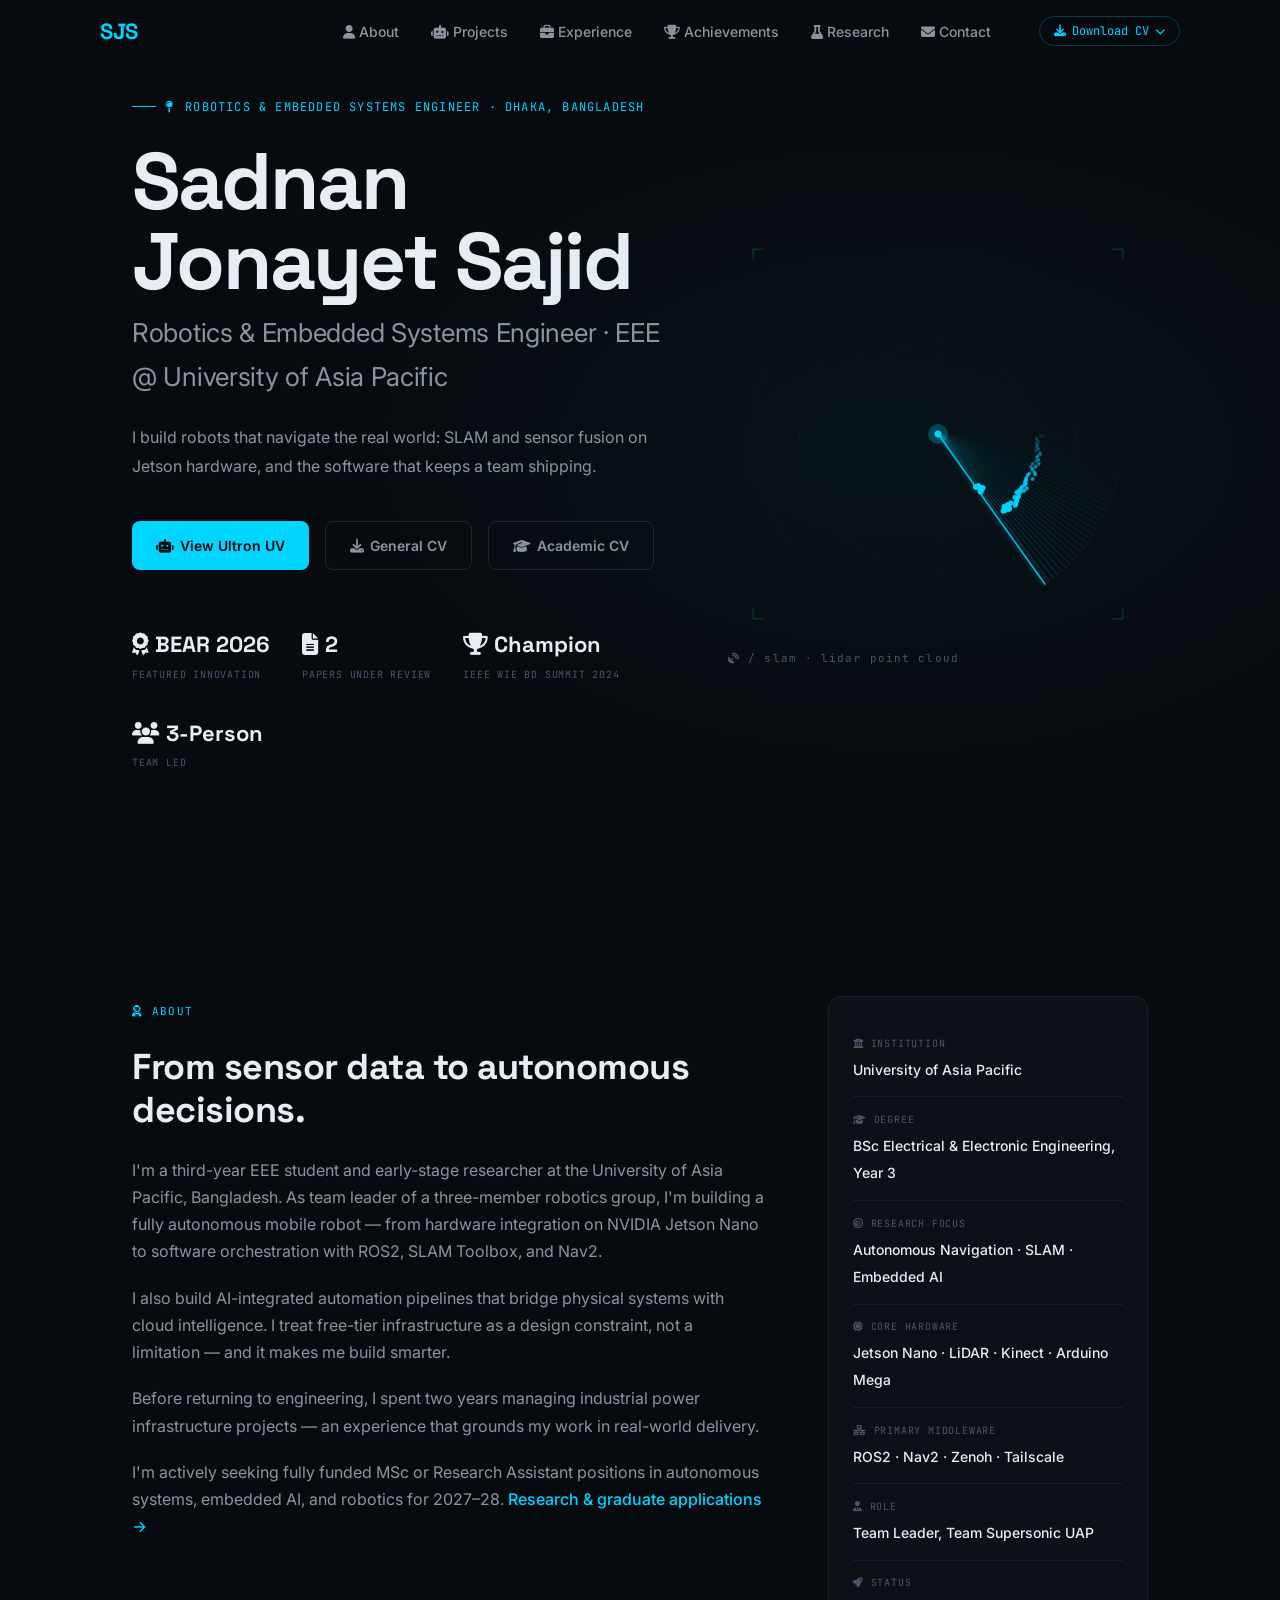
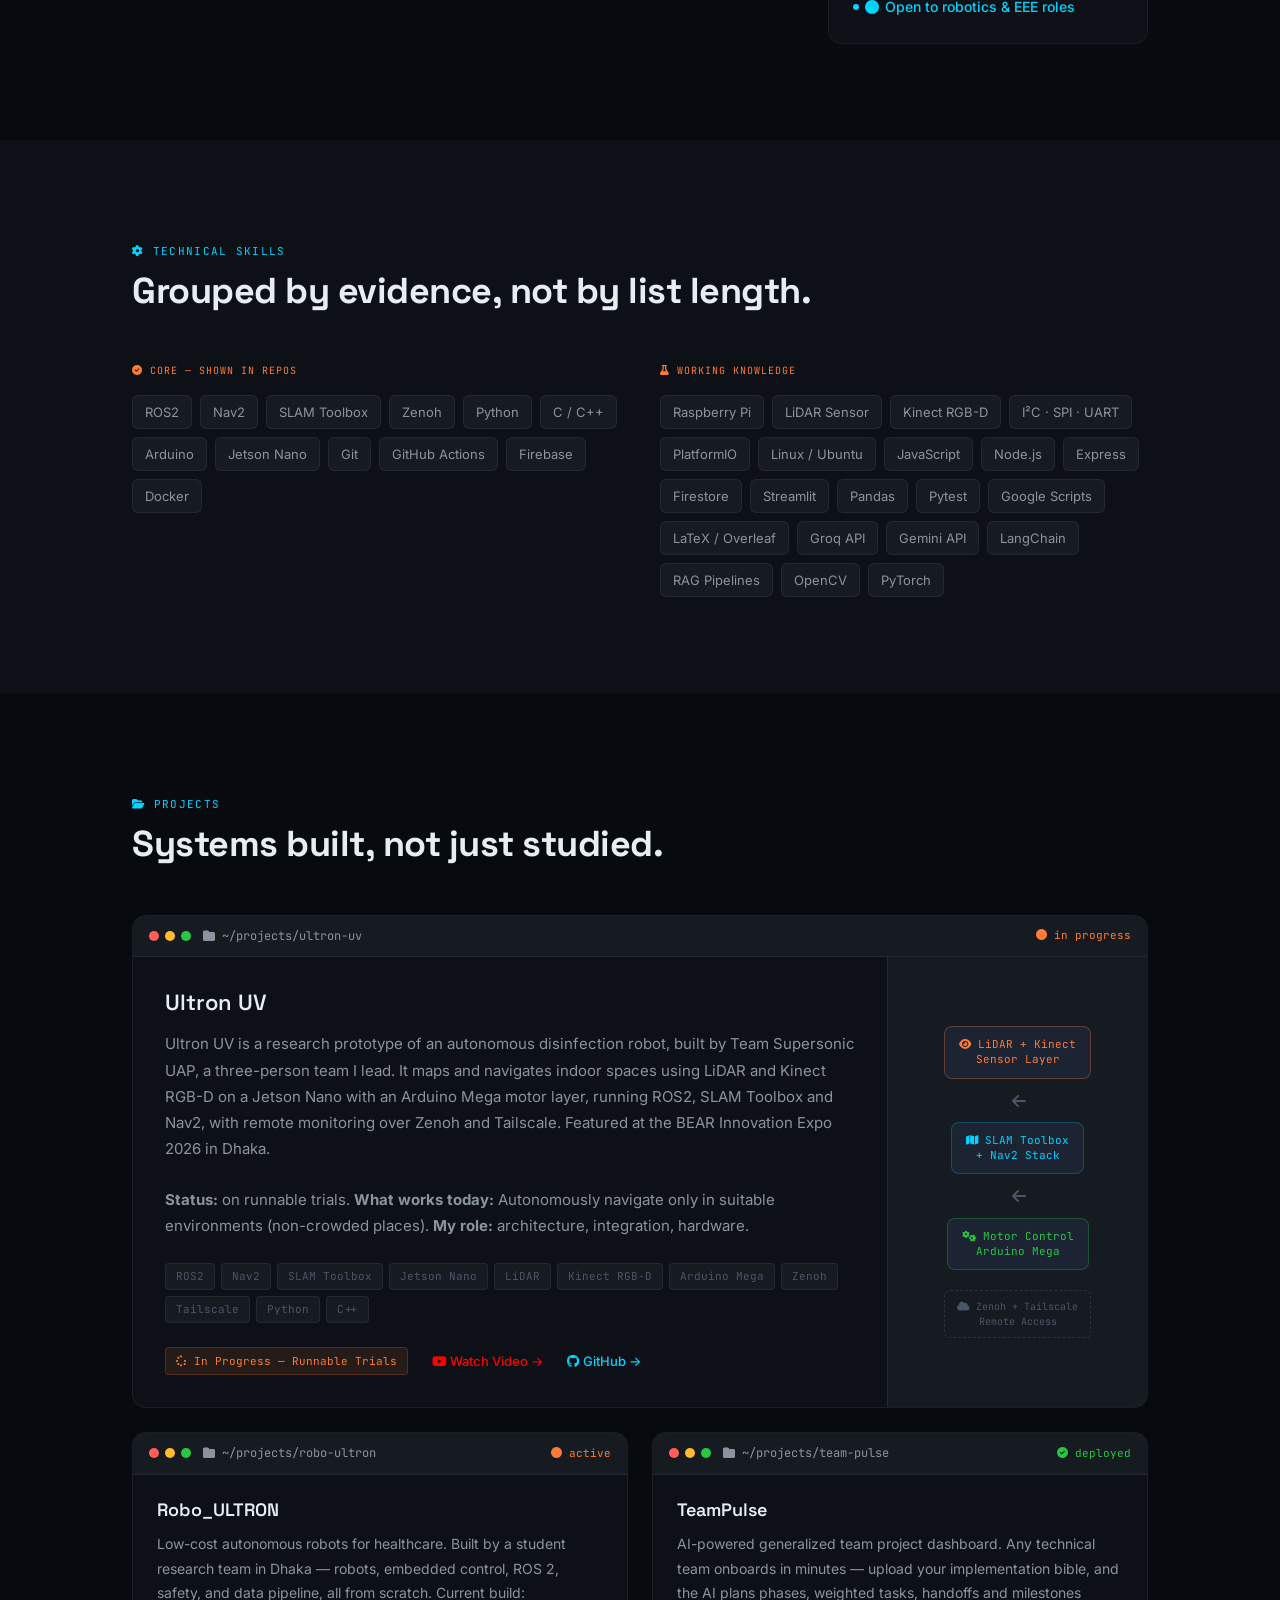
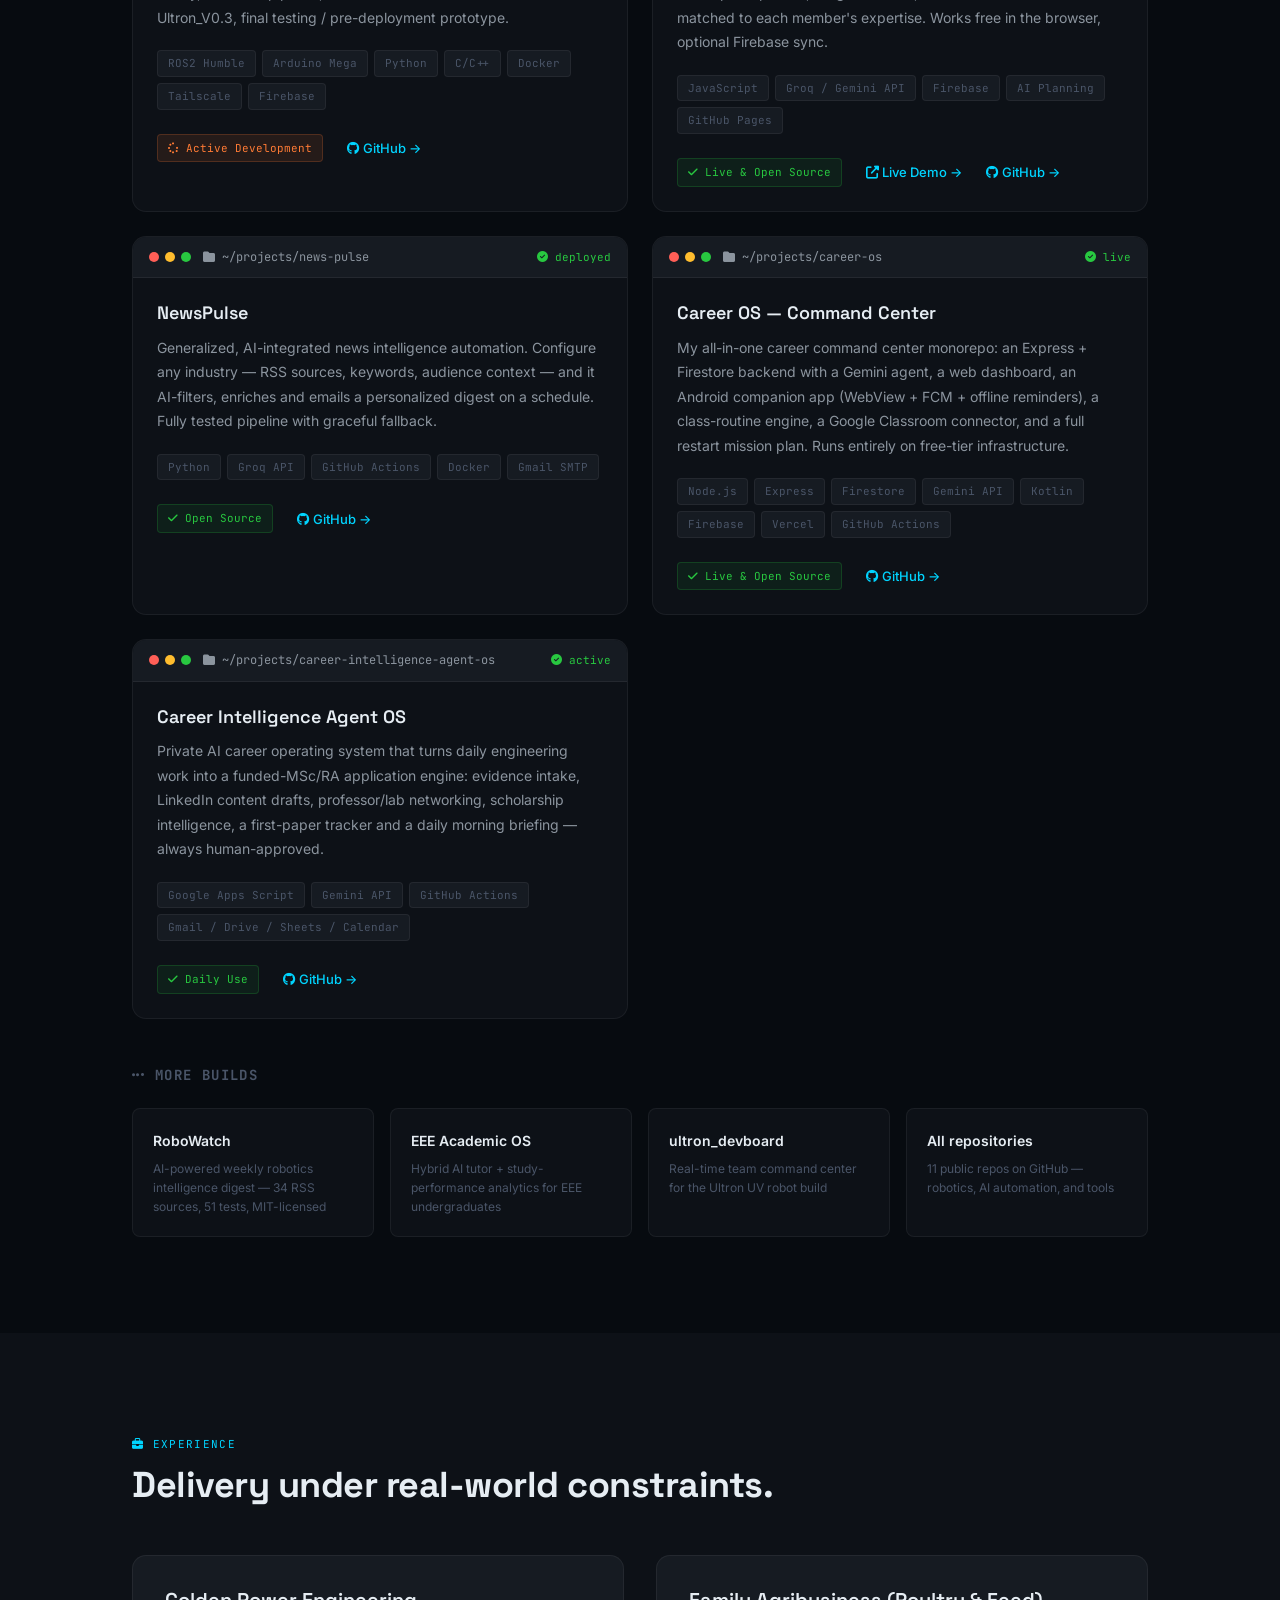
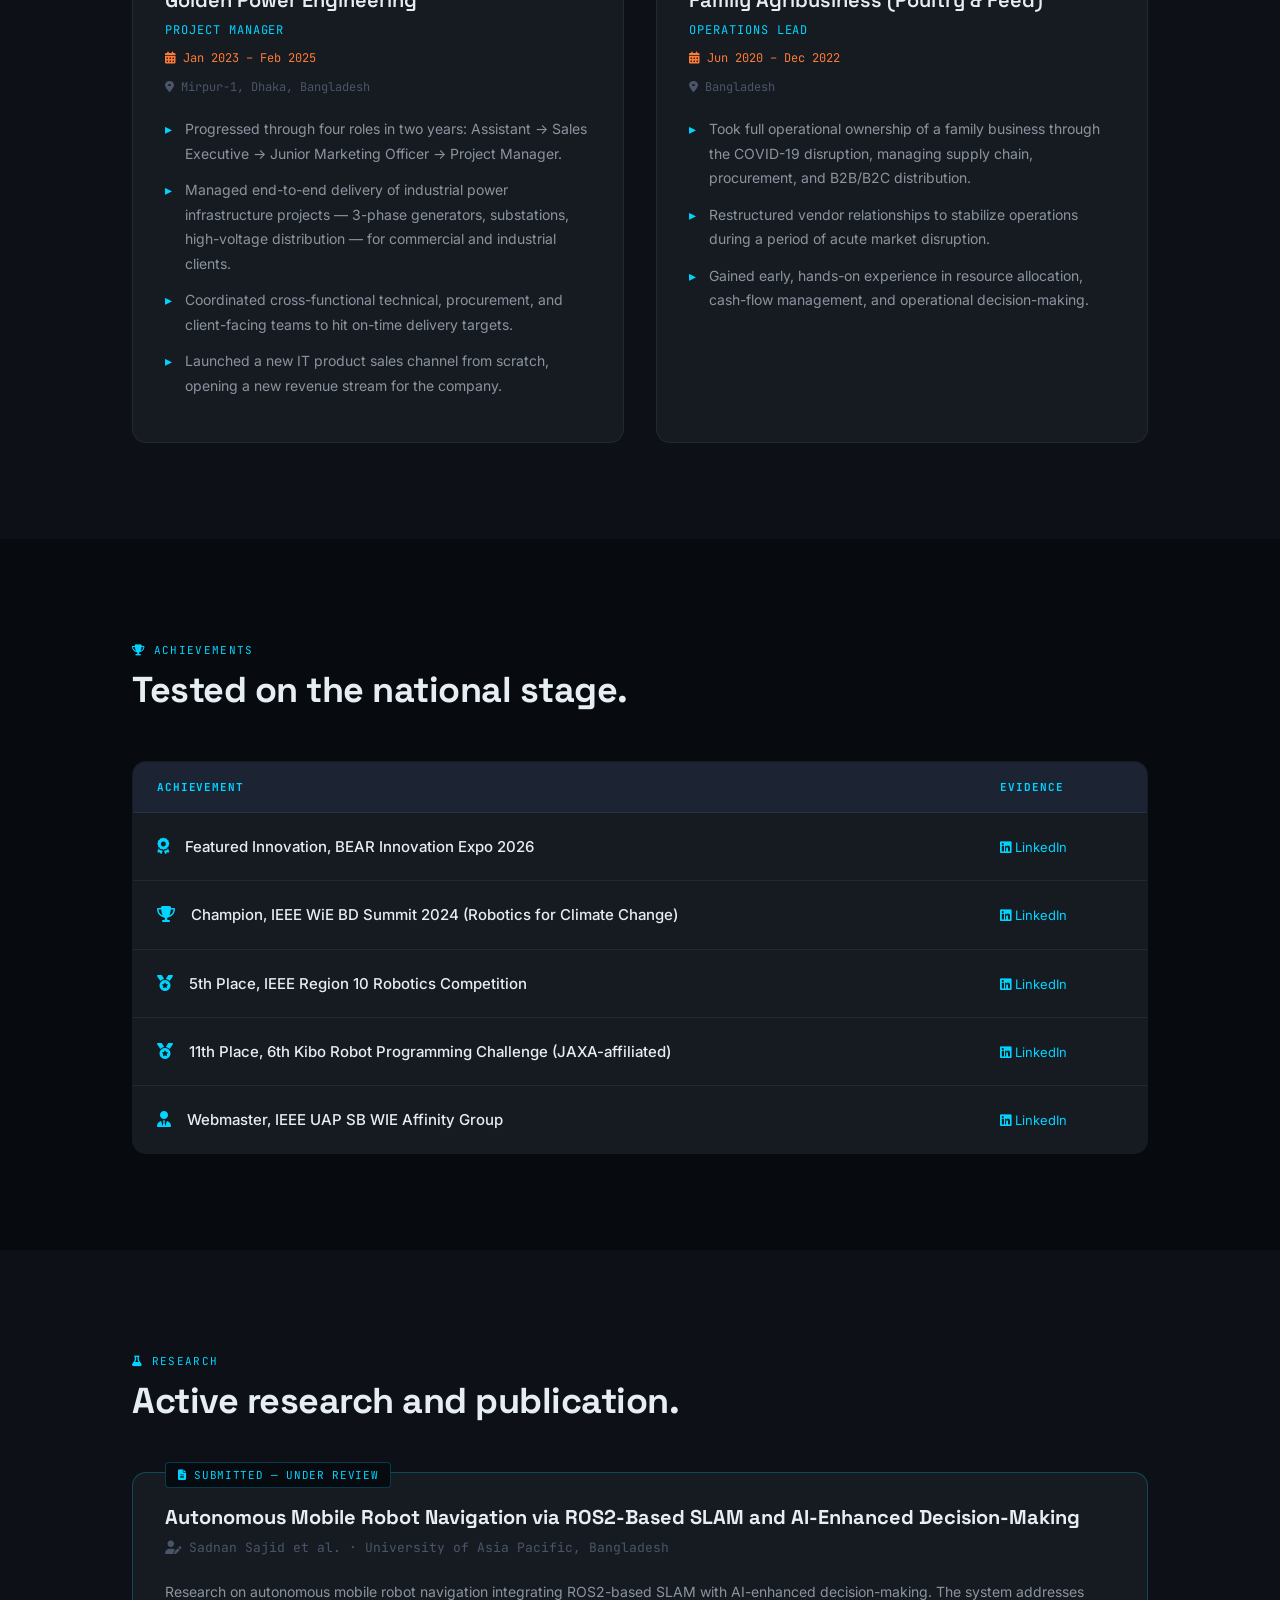
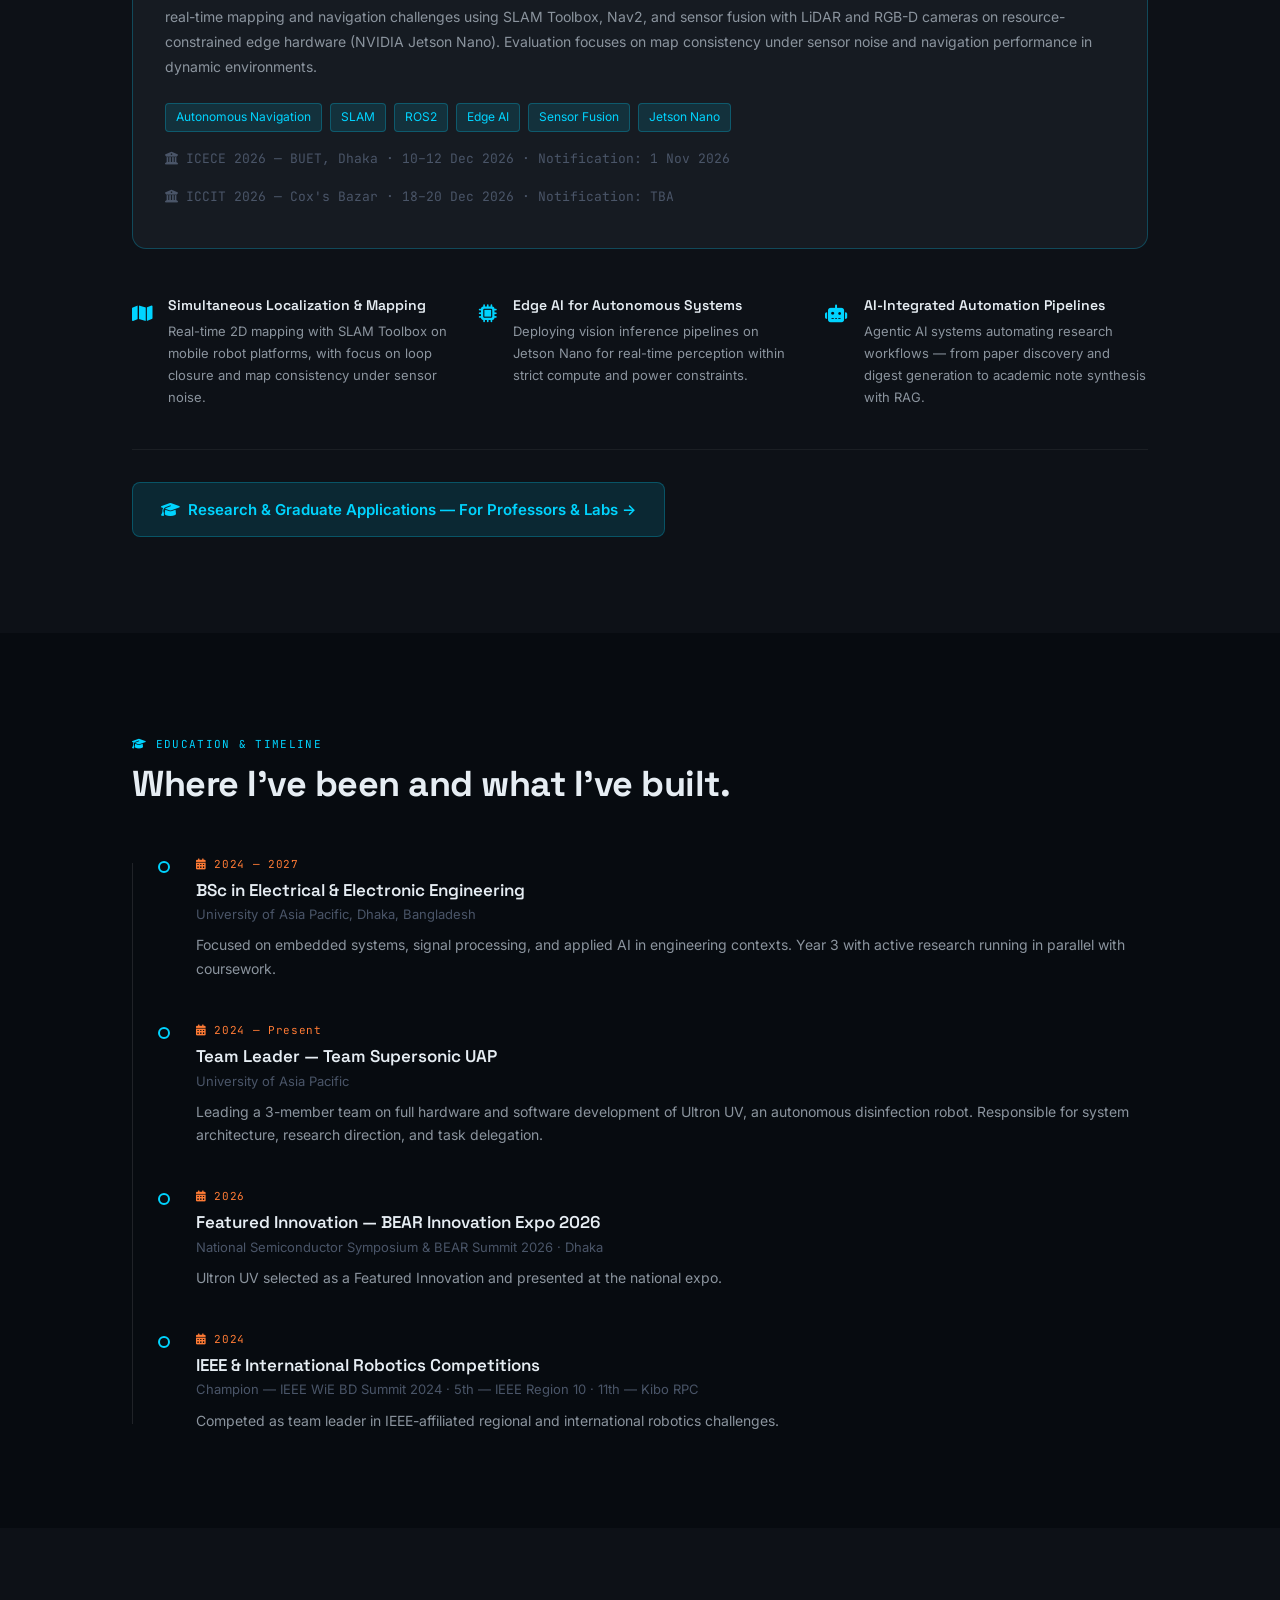
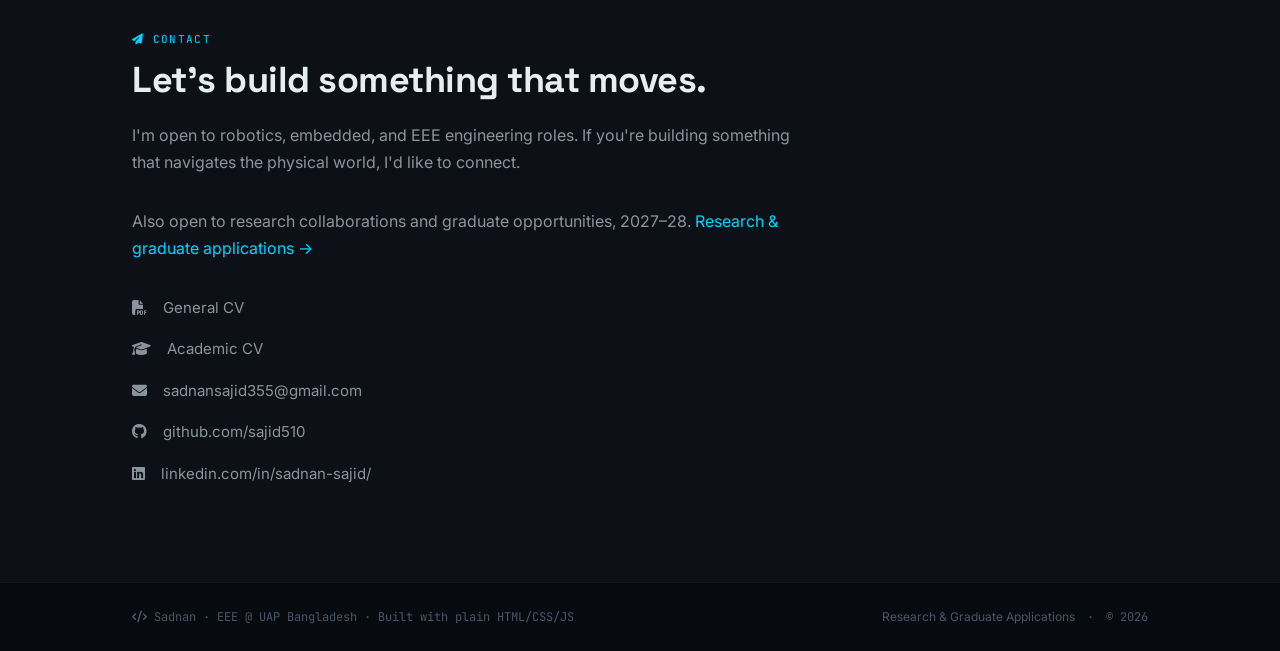
<file: index.html>
<!DOCTYPE html>
<html lang="en">
<head>
    <meta charset="UTF-8" />
    <meta name="viewport" content="width=device-width, initial-scale=1.0" />
    <title>Sadnan Sajid — Robotics & Embedded Systems Engineer</title>
    <meta name="description" content="Robotics & Embedded Systems Engineer. Builder of Ultron UV (Featured Innovation, BEAR Expo 2026), ROS2/SLAM systems, and AI automation pipelines. 2 papers under review." />
    <meta property="og:title" content="Sadnan Sajid — Robotics & Embedded Systems Engineer" />
    <meta property="og:description" content="I build robots that navigate the real world: SLAM and sensor fusion on Jetson hardware, and the software that keeps a team shipping." />

    <!-- Font Awesome 6 (stable) -->
    <link rel="stylesheet" href="https://cdnjs.cloudflare.com/ajax/libs/font-awesome/6.5.2/css/all.min.css" />

    <!-- Google Fonts -->
    <link rel="preconnect" href="https://fonts.googleapis.com" />
    <link rel="preconnect" href="https://fonts.gstatic.com" crossorigin />
    <link href="https://fonts.googleapis.com/css2?family=Space+Grotesk:wght@400;500;600;700&family=Inter:wght@400;500;600&family=JetBrains+Mono:wght@400;500&display=swap" rel="stylesheet" />

    <!-- Main Stylesheet -->
    <link rel="stylesheet" href="css/style.css" />

    <!-- Favicon -->
    <link rel="icon" href="favicon.png" type="image/png" />
</head>
<body>

    <!-- ─── NAV ─── -->
    <nav id="main-nav">
        <div class="nav-inner">
            <a href="#hero" class="nav-logo">SJS</a>
            <ul class="nav-links" id="nav-links">
                <li><a href="#about" data-section="about"><i class="fas fa-user" aria-hidden="true"></i> About</a></li>
                <li><a href="#projects" data-section="projects"><i class="fas fa-robot" aria-hidden="true"></i> Projects</a></li>
                <li><a href="#experience" data-section="experience"><i class="fas fa-briefcase" aria-hidden="true"></i> Experience</a></li>
                <li><a href="#achievements" data-section="achievements"><i class="fas fa-trophy" aria-hidden="true"></i> Achievements</a></li>
                <li><a href="#research" data-section="research"><i class="fas fa-flask" aria-hidden="true"></i> Research</a></li>
                <li><a href="#contact" data-section="contact"><i class="fas fa-envelope" aria-hidden="true"></i> Contact</a></li>
            </ul>
            <div class="nav-dropdown">
                <button class="nav-cta nav-dropdown-toggle" id="cv-dropdown-toggle" aria-haspopup="true" aria-expanded="false">
                    <i class="fas fa-download" aria-hidden="true"></i> Download CV <i class="fas fa-chevron-down" aria-hidden="true"></i>
                </button>
                <div class="nav-dropdown-menu" id="cv-dropdown-menu">
                    <a href="Sadnan_Jonayet_SAJID_CV.pdf" class="nav-dropdown-item" download>
                        <i class="fas fa-file-pdf" aria-hidden="true"></i>
                        <span class="nd-text">
                            <span class="nd-title">General CV</span>
                            <span class="nd-desc">For industry & general roles</span>
                        </span>
                    </a>
                    <a href="Sadnan_Sajid_Academic_CV.pdf" class="nav-dropdown-item" download>
                        <i class="fas fa-graduation-cap" aria-hidden="true"></i>
                        <span class="nd-text">
                            <span class="nd-title">Academic CV</span>
                            <span class="nd-desc">For professors, labs & MSc/RA</span>
                        </span>
                    </a>
                </div>
            </div>
            <button class="nav-toggle" id="nav-toggle" aria-label="Toggle menu" aria-expanded="false">
                <i class="fas fa-bars" aria-hidden="true"></i>
            </button>
        </div>
    </nav>

    <!-- ─── HERO ─── -->
    <section id="hero">
        <div class="hero-inner">
            <div class="hero-content">
                <div class="hero-eyebrow">
                    <i class="fas fa-map-pin" aria-hidden="true"></i>
                    Robotics &amp; Embedded Systems Engineer · Dhaka, Bangladesh
                </div>
                <h1 class="hero-name">Sadnan Jonayet Sajid</h1>
                <p class="hero-title-line">
                    Robotics &amp; Embedded Systems Engineer · EEE @ University of Asia Pacific
                </p>
                <p class="hero-desc">
                    I build robots that navigate the real world: SLAM and sensor fusion on Jetson hardware, and the software that keeps a team shipping.
                </p>
                <div class="hero-actions">
                    <a href="#ultron-uv" class="btn btn-primary"><i class="fas fa-robot" aria-hidden="true"></i> View Ultron UV</a>
                    <a href="Sadnan_Jonayet_SAJID_CV.pdf" class="btn btn-ghost" download><i class="fas fa-download" aria-hidden="true"></i> General CV</a>
                    <a href="Sadnan_Sajid_Academic_CV.pdf" class="btn btn-ghost" download><i class="fas fa-graduation-cap" aria-hidden="true"></i> Academic CV</a>
                </div>
                <div class="hero-stats">
                    <div class="stat">
                        <span class="stat-num"><i class="fas fa-award" aria-hidden="true"></i> BEAR 2026</span>
                        <span class="stat-label mono">Featured Innovation</span>
                    </div>
                    <div class="stat">
                        <span class="stat-num"><i class="fas fa-file-alt" aria-hidden="true"></i> 2</span>
                        <span class="stat-label mono">Papers Under Review</span>
                    </div>
                    <div class="stat">
                        <span class="stat-num"><i class="fas fa-trophy" aria-hidden="true"></i> Champion</span>
                        <span class="stat-label mono">IEEE WiE BD Summit 2024</span>
                    </div>
                    <div class="stat">
                        <span class="stat-num"><i class="fas fa-users" aria-hidden="true"></i> 3-Person</span>
                        <span class="stat-label mono">Team Led</span>
                    </div>
                </div>
            </div>
            <div class="hero-canvas-wrap">
                <canvas id="lidar"></canvas>
                <span class="canvas-label mono"><i class="fas fa-satellite-dish" aria-hidden="true"></i> / slam · lidar point cloud</span>
            </div>
        </div>
    </section>

    <!-- ─── ABOUT ─── -->
    <section id="about">
        <div class="container">
            <div class="about-grid">
                <div class="about-text reveal">
                    <span class="section-tag mono"><i class="fas fa-user-astronaut" aria-hidden="true"></i> about</span>
                    <h2>From sensor data to autonomous decisions.</h2>
                    <p>I'm a third-year EEE student and early-stage researcher at the University of Asia Pacific, Bangladesh. As team leader of a three-member robotics group, I'm building a fully autonomous mobile robot — from hardware integration on NVIDIA Jetson Nano to software orchestration with ROS2, SLAM Toolbox, and Nav2.</p>
                    <p>I also build AI-integrated automation pipelines that bridge physical systems with cloud intelligence. I treat free-tier infrastructure as a design constraint, not a limitation — and it makes me build smarter.</p>
                    <p>Before returning to engineering, I spent two years managing industrial power infrastructure projects — an experience that grounds my work in real-world delivery.</p>
                    <p>I'm actively seeking fully funded MSc or Research Assistant positions in autonomous systems, embedded AI, and robotics for 2027–28. <a href="research.html" class="about-research-link">Research &amp; graduate applications →</a></p>
                </div>
                <div class="about-card reveal reveal-delay-1">
                    <div class="profile-item">
                        <span class="pi-label mono"><i class="fas fa-university" aria-hidden="true"></i> Institution</span>
                        <span class="pi-value">University of Asia Pacific</span>
                    </div>
                    <div class="profile-item">
                        <span class="pi-label mono"><i class="fas fa-graduation-cap" aria-hidden="true"></i> Degree</span>
                        <span class="pi-value">BSc Electrical &amp; Electronic Engineering, Year 3</span>
                    </div>
                    <div class="profile-item">
                        <span class="pi-label mono"><i class="fas fa-bullseye" aria-hidden="true"></i> Research Focus</span>
                        <span class="pi-value">Autonomous Navigation · SLAM · Embedded AI</span>
                    </div>
                    <div class="profile-item">
                        <span class="pi-label mono"><i class="fas fa-microchip" aria-hidden="true"></i> Core Hardware</span>
                        <span class="pi-value">Jetson Nano · LiDAR · Kinect · Arduino Mega</span>
                    </div>
                    <div class="profile-item">
                        <span class="pi-label mono"><i class="fas fa-network-wired" aria-hidden="true"></i> Primary Middleware</span>
                        <span class="pi-value">ROS2 · Nav2 · Zenoh · Tailscale</span>
                    </div>
                    <div class="profile-item">
                        <span class="pi-label mono"><i class="fas fa-user-tie" aria-hidden="true"></i> Role</span>
                        <span class="pi-value">Team Leader, Team Supersonic UAP</span>
                    </div>
                    <div class="profile-item">
                        <span class="pi-label mono"><i class="fas fa-rocket" aria-hidden="true"></i> Status</span>
                        <span class="pi-value seeking"><i class="fas fa-circle" aria-hidden="true"></i> Open to robotics &amp; EEE roles</span>
                    </div>
                </div>
            </div>
        </div>
    </section>

    <!-- ─── SKILLS ─── -->
    <section id="skills">
        <div class="container">
            <span class="section-tag mono reveal"><i class="fas fa-cog" aria-hidden="true"></i> technical skills</span>
            <h2 class="reveal">Grouped by evidence, not by list length.</h2>
            <div class="skills-grid">
                <div class="skill-group reveal">
                    <span class="sg-label mono"><i class="fas fa-check-circle" aria-hidden="true"></i> Core — shown in repos</span>
                    <div class="skill-tags">
                        <span>ROS2</span><span>Nav2</span><span>SLAM Toolbox</span><span>Zenoh</span>
                        <span>Python</span><span>C / C++</span><span>Arduino</span>
                        <span>Jetson Nano</span><span>Git</span><span>GitHub Actions</span>
                        <span>Firebase</span><span>Docker</span>
                    </div>
                </div>
                <div class="skill-group reveal reveal-delay-1">
                    <span class="sg-label mono"><i class="fas fa-flask" aria-hidden="true"></i> Working knowledge</span>
                    <div class="skill-tags">
                        <span>Raspberry Pi</span><span>LiDAR Sensor</span><span>Kinect RGB-D</span>
                        <span>I²C · SPI · UART</span><span>PlatformIO</span><span>Linux / Ubuntu</span>
                        <span>JavaScript</span><span>Node.js</span><span>Express</span><span>Firestore</span>
                        <span>Streamlit</span><span>Pandas</span><span>Pytest</span>
                        <span>Google Scripts</span><span>LaTeX / Overleaf</span>
                        <span>Groq API</span><span>Gemini API</span><span>LangChain</span>
                        <span>RAG Pipelines</span><span>OpenCV</span><span>PyTorch</span>
                    </div>
                </div>
            </div>
        </div>
    </section>

    <!-- ─── PROJECTS ─── -->
    <section id="projects">
        <div class="container">
            <span class="section-tag mono reveal"><i class="fas fa-folder-open" aria-hidden="true"></i> projects</span>
            <h2 class="reveal">Systems built, not just studied.</h2>

            <!-- Featured: Ultron UV -->
            <div class="project-featured reveal" id="ultron-uv">
                <div class="project-terminal">
                    <div class="terminal-bar">
                        <div class="terminal-dots"><span></span><span></span><span></span></div>
                        <span class="terminal-path mono"><i class="fas fa-folder" aria-hidden="true"></i> ~/projects/ultron-uv</span>
                        <span class="terminal-status active mono"><i class="fas fa-circle" aria-hidden="true"></i> in progress</span>
                    </div>
                    <div class="project-body">
                        <div class="project-left">
                            <h3>Ultron UV</h3>
                            <p>Ultron UV is a research prototype of an autonomous disinfection robot, built by Team Supersonic UAP, a three-person team I lead. It maps and navigates indoor spaces using LiDAR and Kinect RGB-D on a Jetson Nano with an Arduino Mega motor layer, running ROS2, SLAM Toolbox and Nav2, with remote monitoring over Zenoh and Tailscale. Featured at the BEAR Innovation Expo 2026 in Dhaka.</p>
                            <p><strong>Status:</strong> on runnable trials. <strong>What works today:</strong> Autonomously navigate only in suitable environments (non-crowded places). <strong>My role:</strong> architecture, integration, hardware.</p>
                            <div class="project-tags">
                                <span>ROS2</span><span>Nav2</span><span>SLAM Toolbox</span><span>Jetson Nano</span>
                                <span>LiDAR</span><span>Kinect RGB-D</span><span>Arduino Mega</span>
                                <span>Zenoh</span><span>Tailscale</span><span>Python</span><span>C++</span>
                            </div>
                            <div class="project-meta">
                                <span class="status-badge in-progress mono"><i class="fas fa-spinner" aria-hidden="true"></i> In Progress — Runnable Trials</span>
                                <a href="https://www.youtube.com/watch?v=kQccZabbFyI" class="project-link project-link-video" target="_blank" rel="noopener"><i class="fab fa-youtube" aria-hidden="true"></i> Watch Video →</a>
                                <a href="https://github.com/supersonic654e-byte/Ultron-UV-" class="project-link" target="_blank" rel="noopener"><i class="fab fa-github" aria-hidden="true"></i> GitHub →</a>
                            </div>
                        </div>
                        <div class="project-diagram">
                            <div class="arch-diagram">
                                <div class="arch-node sensor"><i class="fas fa-eye" aria-hidden="true"></i> LiDAR + Kinect<br />Sensor Layer</div>
                                <div class="arch-arrow"><i class="fas fa-arrow-down" aria-hidden="true"></i></div>
                                <div class="arch-node proc"><i class="fas fa-map" aria-hidden="true"></i> SLAM Toolbox<br />+ Nav2 Stack</div>
                                <div class="arch-arrow"><i class="fas fa-arrow-down" aria-hidden="true"></i></div>
                                <div class="arch-node act"><i class="fas fa-cogs" aria-hidden="true"></i> Motor Control<br />Arduino Mega</div>
                                <div class="arch-cloud"><i class="fas fa-cloud" aria-hidden="true"></i> Zenoh + Tailscale<br />Remote Access</div>
                            </div>
                        </div>
                    </div>
                </div>
            </div>

            <div class="project-grid">
                <!-- 1. Robo_ULTRON -->
                <div class="project-card reveal">
                    <div class="terminal-bar">
                        <div class="terminal-dots"><span></span><span></span><span></span></div>
                        <span class="terminal-path mono"><i class="fas fa-folder" aria-hidden="true"></i> ~/projects/robo-ultron</span>
                        <span class="terminal-status active mono"><i class="fas fa-circle" aria-hidden="true"></i> active</span>
                    </div>
                    <div class="pc-body">
                        <h3>Robo_ULTRON</h3>
                        <p>Low-cost autonomous robots for healthcare. Built by a student research team in Dhaka — robots, embedded control, ROS 2, safety, and data pipeline, all from scratch. Current build: Ultron_V0.3, final testing / pre-deployment prototype.</p>
                        <div class="project-tags">
                            <span>ROS2 Humble</span><span>Arduino Mega</span><span>Python</span><span>C/C++</span>
                            <span>Docker</span><span>Tailscale</span><span>Firebase</span>
                        </div>
                        <div class="project-meta">
                            <span class="status-badge in-progress mono"><i class="fas fa-spinner" aria-hidden="true"></i> Active Development</span>
                            <a href="https://github.com/supersonic654e-byte/Robo_ULTRON" class="project-link" target="_blank" rel="noopener"><i class="fab fa-github" aria-hidden="true"></i> GitHub →</a>
                        </div>
                    </div>
                </div>

                <!-- 2. TeamPulse -->
                <div class="project-card reveal reveal-delay-2">
                    <div class="terminal-bar">
                        <div class="terminal-dots"><span></span><span></span><span></span></div>
                        <span class="terminal-path mono"><i class="fas fa-folder" aria-hidden="true"></i> ~/projects/team-pulse</span>
                        <span class="terminal-status deployed mono"><i class="fas fa-check-circle" aria-hidden="true"></i> deployed</span>
                    </div>
                    <div class="pc-body">
                        <h3>TeamPulse</h3>
                        <p>AI-powered generalized team project dashboard. Any technical team onboards in minutes — upload your implementation bible, and the AI plans phases, weighted tasks, handoffs and milestones matched to each member's expertise. Works free in the browser, optional Firebase sync.</p>
                        <div class="project-tags">
                            <span>JavaScript</span><span>Groq / Gemini API</span><span>Firebase</span><span>AI Planning</span><span>GitHub Pages</span>
                        </div>
                        <div class="project-meta">
                            <span class="status-badge deployed mono"><i class="fas fa-check" aria-hidden="true"></i> Live &amp; Open Source</span>
                            <a href="https://sajid510.github.io/team-pulse/" class="project-link" target="_blank" rel="noopener"><i class="fas fa-external-link-alt" aria-hidden="true"></i> Live Demo →</a>
                            <a href="https://github.com/sajid510/team-pulse" class="project-link" target="_blank" rel="noopener"><i class="fab fa-github" aria-hidden="true"></i> GitHub →</a>
                        </div>
                    </div>
                </div>

                <!-- 4. NewsPulse -->
                <div class="project-card reveal reveal-delay-3">
                    <div class="terminal-bar">
                        <div class="terminal-dots"><span></span><span></span><span></span></div>
                        <span class="terminal-path mono"><i class="fas fa-folder" aria-hidden="true"></i> ~/projects/news-pulse</span>
                        <span class="terminal-status deployed mono"><i class="fas fa-check-circle" aria-hidden="true"></i> deployed</span>
                    </div>
                    <div class="pc-body">
                        <h3>NewsPulse</h3>
                        <p>Generalized, AI-integrated news intelligence automation. Configure any industry — RSS sources, keywords, audience context — and it AI-filters, enriches and emails a personalized digest on a schedule. Fully tested pipeline with graceful fallback.</p>
                        <div class="project-tags">
                            <span>Python</span><span>Groq API</span><span>GitHub Actions</span><span>Docker</span><span>Gmail SMTP</span>
                        </div>
                        <div class="project-meta">
                            <span class="status-badge deployed mono"><i class="fas fa-check" aria-hidden="true"></i> Open Source</span>
                            <a href="https://github.com/sajid510/news-pulse" class="project-link" target="_blank" rel="noopener"><i class="fab fa-github" aria-hidden="true"></i> GitHub →</a>
                        </div>
                    </div>
                </div>

                <!-- 5. Career OS -->
                <div class="project-card reveal reveal-delay-4">
                    <div class="terminal-bar">
                        <div class="terminal-dots"><span></span><span></span><span></span></div>
                        <span class="terminal-path mono"><i class="fas fa-folder" aria-hidden="true"></i> ~/projects/career-os</span>
                        <span class="terminal-status deployed mono"><i class="fas fa-check-circle" aria-hidden="true"></i> live</span>
                    </div>
                    <div class="pc-body">
                        <h3>Career OS — Command Center</h3>
                        <p>My all-in-one career command center monorepo: an Express + Firestore backend with a Gemini agent, a web dashboard, an Android companion app (WebView + FCM + offline reminders), a class-routine engine, a Google Classroom connector, and a full restart mission plan. Runs entirely on free-tier infrastructure.</p>
                        <div class="project-tags">
                            <span>Node.js</span><span>Express</span><span>Firestore</span><span>Gemini API</span><span>Kotlin</span><span>Firebase</span><span>Vercel</span><span>GitHub Actions</span>
                        </div>
                        <div class="project-meta">
                            <span class="status-badge deployed mono"><i class="fas fa-check" aria-hidden="true"></i> Live &amp; Open Source</span>
                            <a href="https://github.com/sajid510/career-os" class="project-link" target="_blank" rel="noopener"><i class="fab fa-github" aria-hidden="true"></i> GitHub →</a>
                        </div>
                    </div>
                </div>

                <!-- 6. Career Intelligence Agent OS -->
                <div class="project-card reveal reveal-delay-5">
                    <div class="terminal-bar">
                        <div class="terminal-dots"><span></span><span></span><span></span></div>
                        <span class="terminal-path mono"><i class="fas fa-folder" aria-hidden="true"></i> ~/projects/career-intelligence-agent-os</span>
                        <span class="terminal-status deployed mono"><i class="fas fa-check-circle" aria-hidden="true"></i> active</span>
                    </div>
                    <div class="pc-body">
                        <h3>Career Intelligence Agent OS</h3>
                        <p>Private AI career operating system that turns daily engineering work into a funded-MSc/RA application engine: evidence intake, LinkedIn content drafts, professor/lab networking, scholarship intelligence, a first-paper tracker and a daily morning briefing — always human-approved.</p>
                        <div class="project-tags">
                            <span>Google Apps Script</span><span>Gemini API</span><span>GitHub Actions</span><span>Gmail / Drive / Sheets / Calendar</span>
                        </div>
                        <div class="project-meta">
                            <span class="status-badge deployed mono"><i class="fas fa-check" aria-hidden="true"></i> Daily Use</span>
                            <a href="https://github.com/sajid510/career-intelligence-agent-os" class="project-link" target="_blank" rel="noopener"><i class="fab fa-github" aria-hidden="true"></i> GitHub →</a>
                        </div>
                    </div>
                </div>
            </div>

            <!-- More builds -->
            <div class="more-builds reveal">
                <h3 class="more-builds-title mono"><i class="fas fa-ellipsis-h" aria-hidden="true"></i> More builds</h3>
                <div class="more-builds-grid">
                    <a href="https://github.com/sajid510/robowatch" class="more-build-card" target="_blank" rel="noopener">
                        <span class="mb-name">RoboWatch</span>
                        <span class="mb-desc">AI-powered weekly robotics intelligence digest — 34 RSS sources, 51 tests, MIT-licensed</span>
                    </a>
                    <a href="https://github.com/sajid510/EEE_Academic_OS" class="more-build-card" target="_blank" rel="noopener">
                        <span class="mb-name">EEE Academic OS</span>
                        <span class="mb-desc">Hybrid AI tutor + study-performance analytics for EEE undergraduates</span>
                    </a>
                    <a href="https://github.com/sajid510/ultron_devboard" class="more-build-card" target="_blank" rel="noopener">
                        <span class="mb-name">ultron_devboard</span>
                        <span class="mb-desc">Real-time team command center for the Ultron UV robot build</span>
                    </a>
                    <a href="https://github.com/sajid510" class="more-build-card" target="_blank" rel="noopener">
                        <span class="mb-name">All repositories</span>
                        <span class="mb-desc">11 public repos on GitHub — robotics, AI automation, and tools</span>
                    </a>
                </div>
            </div>
        </div>
    </section>

    <!-- ─── EXPERIENCE ─── -->
    <section id="experience">
        <div class="container">
            <span class="section-tag mono reveal"><i class="fas fa-briefcase" aria-hidden="true"></i> experience</span>
            <h2 class="reveal">Delivery under real-world constraints.</h2>
            <div class="experience-grid">
                <div class="exp-card reveal">
                    <div class="exp-header">
                        <h3>Golden Power Engineering</h3>
                        <span class="exp-role mono">Project Manager</span>
                        <span class="exp-date mono"><i class="fas fa-calendar-alt" aria-hidden="true"></i> Jan 2023 – Feb 2025</span>
                    </div>
                    <p class="exp-location mono"><i class="fas fa-map-marker-alt" aria-hidden="true"></i> Mirpur-1, Dhaka, Bangladesh</p>
                    <ul class="exp-list">
                        <li>Progressed through four roles in two years: Assistant → Sales Executive → Junior Marketing Officer → Project Manager.</li>
                        <li>Managed end-to-end delivery of industrial power infrastructure projects — 3-phase generators, substations, high-voltage distribution — for commercial and industrial clients.</li>
                        <li>Coordinated cross-functional technical, procurement, and client-facing teams to hit on-time delivery targets.</li>
                        <li>Launched a new IT product sales channel from scratch, opening a new revenue stream for the company.</li>
                    </ul>
                </div>
                <div class="exp-card reveal reveal-delay-1">
                    <div class="exp-header">
                        <h3>Family Agribusiness (Poultry &amp; Feed)</h3>
                        <span class="exp-role mono">Operations Lead</span>
                        <span class="exp-date mono"><i class="fas fa-calendar-alt" aria-hidden="true"></i> Jun 2020 – Dec 2022</span>
                    </div>
                    <p class="exp-location mono"><i class="fas fa-map-marker-alt" aria-hidden="true"></i> Bangladesh</p>
                    <ul class="exp-list">
                        <li>Took full operational ownership of a family business through the COVID-19 disruption, managing supply chain, procurement, and B2B/B2C distribution.</li>
                        <li>Restructured vendor relationships to stabilize operations during a period of acute market disruption.</li>
                        <li>Gained early, hands-on experience in resource allocation, cash-flow management, and operational decision-making.</li>
                    </ul>
                </div>
            </div>
        </div>
    </section>

    <!-- ─── ACHIEVEMENTS ─── -->
    <section id="achievements">
        <div class="container">
            <span class="section-tag mono reveal"><i class="fas fa-trophy" aria-hidden="true"></i> achievements</span>
            <h2 class="reveal">Tested on the national stage.</h2>
            <div class="achievements-table-wrapper reveal">
                <table class="achievements-table">
                    <thead>
                        <tr>
                            <th>Achievement</th>
                            <th>Evidence</th>
                        </tr>
                    </thead>
                    <tbody>
                        <tr>
                            <td>
                                <span class="ach-icon"><i class="fas fa-award" aria-hidden="true"></i></span>
                                <span class="ach-text">Featured Innovation, BEAR Innovation Expo 2026</span>
                            </td>
                            <td>
                                <a href="https://lnkd.in/p/drJWTRPJ" class="ach-evidence" target="_blank" rel="noopener"><i class="fab fa-linkedin" aria-hidden="true"></i> LinkedIn</a>
                            </td>
                        </tr>
                        <tr>
                            <td>
                                <span class="ach-icon"><i class="fas fa-trophy" aria-hidden="true"></i></span>
                                <span class="ach-text">Champion, IEEE WiE BD Summit 2024 (Robotics for Climate Change)</span>
                            </td>
                            <td>
                                <a href="https://lnkd.in/p/dg_5kKcZ" class="ach-evidence" target="_blank" rel="noopener"><i class="fab fa-linkedin" aria-hidden="true"></i> LinkedIn</a>
                            </td>
                        </tr>
                        <tr>
                            <td>
                                <span class="ach-icon"><i class="fas fa-medal" aria-hidden="true"></i></span>
                                <span class="ach-text">5th Place, IEEE Region 10 Robotics Competition</span>
                            </td>
                            <td>
                                <a href="https://lnkd.in/p/dUGkazYd" class="ach-evidence" target="_blank" rel="noopener"><i class="fab fa-linkedin" aria-hidden="true"></i> LinkedIn</a>
                            </td>
                        </tr>
                        <tr>
                            <td>
                                <span class="ach-icon"><i class="fas fa-medal" aria-hidden="true"></i></span>
                                <span class="ach-text">11th Place, 6th Kibo Robot Programming Challenge (JAXA-affiliated)</span>
                            </td>
                            <td>
                                <a href="https://www.linkedin.com/in/sadnan-sajid/" class="ach-evidence" target="_blank" rel="noopener"><i class="fab fa-linkedin" aria-hidden="true"></i> LinkedIn</a>
                            </td>
                        </tr>
                        <tr>
                            <td>
                                <span class="ach-icon"><i class="fas fa-user-tie" aria-hidden="true"></i></span>
                                <span class="ach-text">Webmaster, IEEE UAP SB WIE Affinity Group</span>
                            </td>
                            <td>
                                <a href="https://www.linkedin.com/in/sadnan-sajid/" class="ach-evidence" target="_blank" rel="noopener"><i class="fab fa-linkedin" aria-hidden="true"></i> LinkedIn</a>
                            </td>
                        </tr>
                    </tbody>
                </table>
            </div>
        </div>
    </section>

    <!-- ─── RESEARCH ─── -->
    <section id="research">
        <div class="container">
            <span class="section-tag mono reveal"><i class="fas fa-flask" aria-hidden="true"></i> research</span>
            <h2 class="reveal">Active research and publication.</h2>

            <div class="paper-card reveal">
                <div class="paper-badge mono"><i class="fas fa-file-alt" aria-hidden="true"></i> Submitted — Under Review</div>
                <div class="paper-content">
                    <h3>Autonomous Mobile Robot Navigation via ROS2-Based SLAM and AI-Enhanced Decision-Making</h3>
                    <span class="paper-authors mono"><i class="fas fa-user-edit" aria-hidden="true"></i> Sadnan Sajid et al. · University of Asia Pacific, Bangladesh</span>
                    <p class="paper-abstract">Research on autonomous mobile robot navigation integrating ROS2-based SLAM with AI-enhanced decision-making. The system addresses real-time mapping and navigation challenges using SLAM Toolbox, Nav2, and sensor fusion with LiDAR and RGB-D cameras on resource-constrained edge hardware (NVIDIA Jetson Nano). Evaluation focuses on map consistency under sensor noise and navigation performance in dynamic environments.</p>
                    <div class="paper-tags">
                        <span>Autonomous Navigation</span><span>SLAM</span><span>ROS2</span><span>Edge AI</span><span>Sensor Fusion</span><span>Jetson Nano</span>
                    </div>
                    <div class="paper-venues">
                        <span class="paper-venue mono"><i class="fas fa-building-columns" aria-hidden="true"></i> ICECE 2026 — BUET, Dhaka · 10–12 Dec 2026 · Notification: 1 Nov 2026</span>
                        <span class="paper-venue mono"><i class="fas fa-building-columns" aria-hidden="true"></i> ICCIT 2026 — Cox's Bazar · 18–20 Dec 2026 · Notification: TBA</span>
                    </div>
                </div>
            </div>

            <div class="research-areas">
                <div class="ra-item reveal">
                    <span class="ra-icon"><i class="fas fa-map" aria-hidden="true"></i></span>
                    <div>
                        <h4>Simultaneous Localization &amp; Mapping</h4>
                        <p>Real-time 2D mapping with SLAM Toolbox on mobile robot platforms, with focus on loop closure and map consistency under sensor noise.</p>
                    </div>
                </div>
                <div class="ra-item reveal reveal-delay-1">
                    <span class="ra-icon"><i class="fas fa-microchip" aria-hidden="true"></i></span>
                    <div>
                        <h4>Edge AI for Autonomous Systems</h4>
                        <p>Deploying vision inference pipelines on Jetson Nano for real-time perception within strict compute and power constraints.</p>
                    </div>
                </div>
                <div class="ra-item reveal reveal-delay-2">
                    <span class="ra-icon"><i class="fas fa-robot" aria-hidden="true"></i></span>
                    <div>
                        <h4>AI-Integrated Automation Pipelines</h4>
                        <p>Agentic AI systems automating research workflows — from paper discovery and digest generation to academic note synthesis with RAG.</p>
                    </div>
                </div>
            </div>

            <div class="research-link-box reveal">
                <a href="research.html" class="research-link research-link-prominent"><i class="fas fa-graduation-cap" aria-hidden="true"></i> Research &amp; Graduate Applications — For Professors &amp; Labs →</a>
            </div>
        </div>
    </section>

    <!-- ─── EDUCATION ─── -->
    <section id="education">
        <div class="container">
            <span class="section-tag mono reveal"><i class="fas fa-graduation-cap" aria-hidden="true"></i> education &amp; timeline</span>
            <h2 class="reveal">Where I've been and what I've built.</h2>
            <div class="timeline">
                <div class="tl-item reveal">
                    <div class="tl-dot"></div>
                    <div class="tl-content">
                        <span class="tl-date mono"><i class="fas fa-calendar-alt" aria-hidden="true"></i> 2024 — 2027</span>
                        <h4>BSc in Electrical &amp; Electronic Engineering</h4>
                        <p>University of Asia Pacific, Dhaka, Bangladesh</p>
                        <p>Focused on embedded systems, signal processing, and applied AI in engineering contexts. Year 3 with active research running in parallel with coursework.</p>
                    </div>
                </div>
                <div class="tl-item reveal reveal-delay-1">
                    <div class="tl-dot"></div>
                    <div class="tl-content">
                        <span class="tl-date mono"><i class="fas fa-calendar-alt" aria-hidden="true"></i> 2024 — Present</span>
                        <h4>Team Leader — Team Supersonic UAP</h4>
                        <p>University of Asia Pacific</p>
                        <p>Leading a 3-member team on full hardware and software development of Ultron UV, an autonomous disinfection robot. Responsible for system architecture, research direction, and task delegation.</p>
                    </div>
                </div>
                <div class="tl-item reveal reveal-delay-2">
                    <div class="tl-dot"></div>
                    <div class="tl-content">
                        <span class="tl-date mono"><i class="fas fa-calendar-alt" aria-hidden="true"></i> 2026</span>
                        <h4>Featured Innovation — BEAR Innovation Expo 2026</h4>
                        <p>National Semiconductor Symposium &amp; BEAR Summit 2026 · Dhaka</p>
                        <p>Ultron UV selected as a Featured Innovation and presented at the national expo.</p>
                    </div>
                </div>
                <div class="tl-item reveal reveal-delay-3">
                    <div class="tl-dot"></div>
                    <div class="tl-content">
                        <span class="tl-date mono"><i class="fas fa-calendar-alt" aria-hidden="true"></i> 2024</span>
                        <h4>IEEE &amp; International Robotics Competitions</h4>
                        <p>Champion — IEEE WiE BD Summit 2024 · 5th — IEEE Region 10 · 11th — Kibo RPC</p>
                        <p>Competed as team leader in IEEE-affiliated regional and international robotics challenges.</p>
                    </div>
                </div>
            </div>
        </div>
    </section>

    <!-- ─── CONTACT ─── -->
    <section id="contact">
        <div class="container">
            <div class="contact-inner">
                <div class="contact-text reveal">
                    <span class="section-tag mono"><i class="fas fa-paper-plane" aria-hidden="true"></i> contact</span>
                    <h2>Let's build something that moves.</h2>
                    <p>I'm open to robotics, embedded, and EEE engineering roles. If you're building something that navigates the physical world, I'd like to connect.</p>
                    <p class="contact-quiet">Also open to research collaborations and graduate opportunities, 2027–28. <a href="research.html" class="contact-inline-link">Research &amp; graduate applications →</a></p>
                    <div class="contact-links">
                        <a href="Sadnan_Jonayet_SAJID_CV.pdf" class="c-link" download>
                            <i class="fas fa-file-pdf" aria-hidden="true"></i> General CV
                        </a>
                        <a href="Sadnan_Sajid_Academic_CV.pdf" class="c-link" download>
                            <i class="fas fa-graduation-cap" aria-hidden="true"></i> Academic CV
                        </a>
                        <a href="mailto:sadnansajid355@gmail.com" class="c-link">
                            <i class="fas fa-envelope" aria-hidden="true"></i> sadnansajid355@gmail.com
                        </a>
                        <a href="https://github.com/sajid510" class="c-link" target="_blank" rel="noopener">
                            <i class="fab fa-github" aria-hidden="true"></i> github.com/sajid510
                        </a>
                        <a href="https://linkedin.com/in/sadnan-sajid/" class="c-link" target="_blank" rel="noopener">
                            <i class="fab fa-linkedin" aria-hidden="true"></i> linkedin.com/in/sadnan-sajid/
                        </a>
                    </div>
                </div>
            </div>
        </div>
    </section>

    <!-- ─── FOOTER ─── -->
    <footer>
        <div class="container footer-inner">
            <span class="mono"><i class="fas fa-code" aria-hidden="true"></i> Sadnan · EEE @ UAP Bangladesh · Built with plain HTML/CSS/JS</span>
            <span class="footer-links">
                <a href="research.html" class="footer-link">Research &amp; Graduate Applications</a>
                <span class="mono">·</span>
                <span class="mono">© 2026</span>
            </span>
        </div>
    </footer>

    <!-- ─── JAVASCRIPT ─── -->
    <script src="js/script.js"></script>
</body>
</html>
</file>
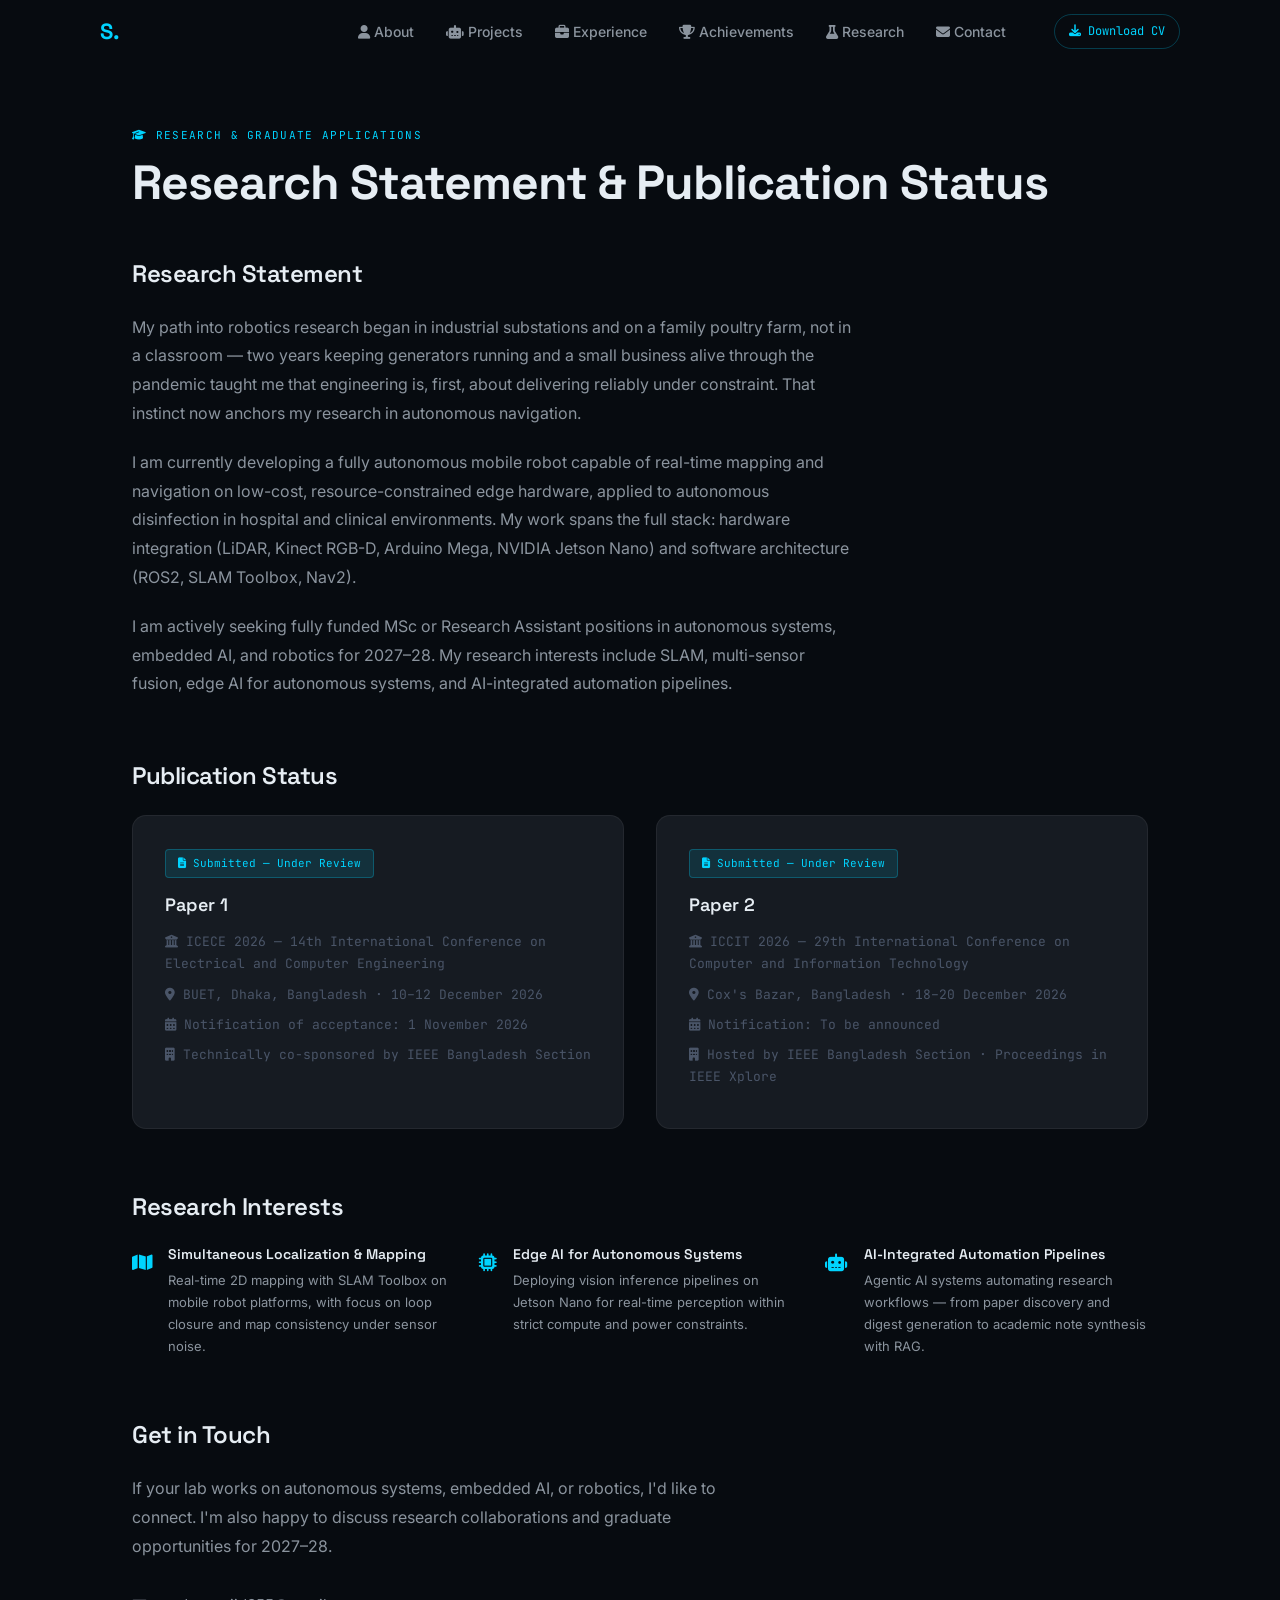
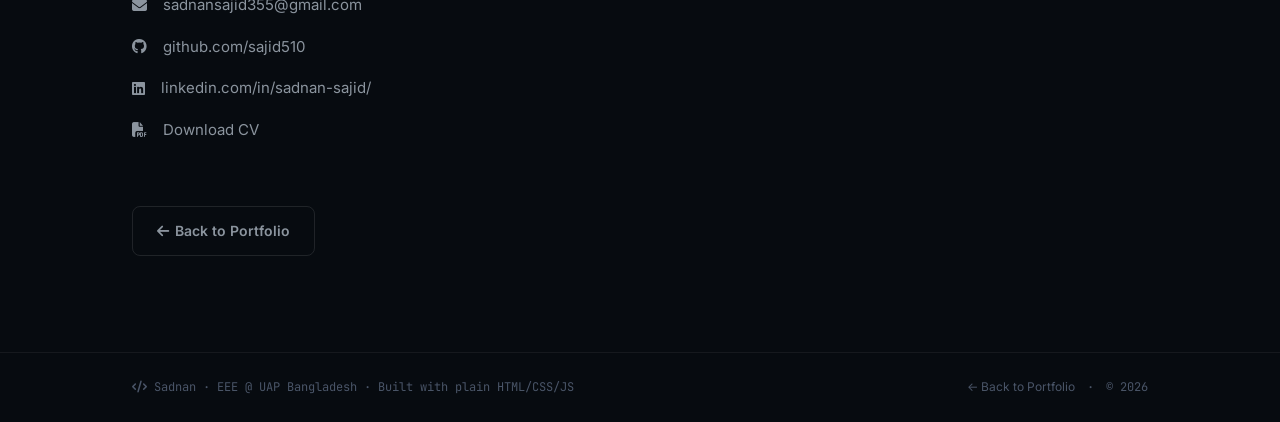
<file: research.html>
<!DOCTYPE html>
<html lang="en">
<head>
    <meta charset="UTF-8" />
    <meta name="viewport" content="width=device-width, initial-scale=1.0" />
    <title>Research & Graduate Applications — Sadnan Sajid</title>
    <meta name="description" content="Research statement and publication status. Two conference papers under review at ICECE 2026 and ICCIT 2026." />

    <!-- Font Awesome 6 (stable) -->
    <link rel="stylesheet" href="https://cdnjs.cloudflare.com/ajax/libs/font-awesome/6.5.2/css/all.min.css" />

    <!-- Google Fonts -->
    <link rel="preconnect" href="https://fonts.googleapis.com" />
    <link rel="preconnect" href="https://fonts.gstatic.com" crossorigin />
    <link href="https://fonts.googleapis.com/css2?family=Space+Grotesk:wght@400;500;600;700&family=Inter:wght@400;500;600&family=JetBrains+Mono:wght@400;500&display=swap" rel="stylesheet" />

    <!-- Main Stylesheet -->
    <link rel="stylesheet" href="css/style.css" />

    <!-- Favicon -->
    <link rel="icon" href="favicon.png" type="image/png" />
</head>
<body>

    <!-- ─── NAV ─── -->
    <nav id="main-nav">
        <div class="nav-inner">
            <a href="index.html#hero" class="nav-logo">S.</a>
            <ul class="nav-links" id="nav-links">
                <li><a href="index.html#about"><i class="fas fa-user" aria-hidden="true"></i> About</a></li>
                <li><a href="index.html#projects"><i class="fas fa-robot" aria-hidden="true"></i> Projects</a></li>
                <li><a href="index.html#experience"><i class="fas fa-briefcase" aria-hidden="true"></i> Experience</a></li>
                <li><a href="index.html#achievements"><i class="fas fa-trophy" aria-hidden="true"></i> Achievements</a></li>
                <li><a href="index.html#research"><i class="fas fa-flask" aria-hidden="true"></i> Research</a></li>
                <li><a href="index.html#contact"><i class="fas fa-envelope" aria-hidden="true"></i> Contact</a></li>
            </ul>
            <a href="Sadnan_Jonayet_SAJID_CV.pdf" class="nav-cta" download><i class="fas fa-download" aria-hidden="true"></i> Download CV</a>
            <button class="nav-toggle" id="nav-toggle" aria-label="Toggle menu" aria-expanded="false">
                <i class="fas fa-bars" aria-hidden="true"></i>
            </button>
        </div>
    </nav>

    <!-- ─── RESEARCH PAGE ─── -->
    <section id="research-page">
        <div class="container">
            <span class="section-tag mono reveal"><i class="fas fa-graduation-cap" aria-hidden="true"></i> research &amp; graduate applications</span>
            <h1 class="reveal">Research Statement &amp; Publication Status</h1>

            <div class="research-statement reveal">
                <h2>Research Statement</h2>
                <p>My path into robotics research began in industrial substations and on a family poultry farm, not in a classroom — two years keeping generators running and a small business alive through the pandemic taught me that engineering is, first, about delivering reliably under constraint. That instinct now anchors my research in autonomous navigation.</p>
                <p>I am currently developing a fully autonomous mobile robot capable of real-time mapping and navigation on low-cost, resource-constrained edge hardware, applied to autonomous disinfection in hospital and clinical environments. My work spans the full stack: hardware integration (LiDAR, Kinect RGB-D, Arduino Mega, NVIDIA Jetson Nano) and software architecture (ROS2, SLAM Toolbox, Nav2).</p>
                <p>I am actively seeking fully funded MSc or Research Assistant positions in autonomous systems, embedded AI, and robotics for 2027–28. My research interests include SLAM, multi-sensor fusion, edge AI for autonomous systems, and AI-integrated automation pipelines.</p>
            </div>

            <div class="paper-status reveal reveal-delay-1">
                <h2>Publication Status</h2>
                <div class="status-block">
                    <div class="status-item">
                        <span class="status-badge mono"><i class="fas fa-file-alt" aria-hidden="true"></i> Submitted — Under Review</span>
                        <h3>Paper 1</h3>
                        <p class="paper-venue mono"><i class="fas fa-building-columns" aria-hidden="true"></i> ICECE 2026 — 14th International Conference on Electrical and Computer Engineering</p>
                        <p class="paper-venue mono"><i class="fas fa-map-marker-alt" aria-hidden="true"></i> BUET, Dhaka, Bangladesh · 10–12 December 2026</p>
                        <p class="paper-venue mono"><i class="fas fa-calendar-alt" aria-hidden="true"></i> Notification of acceptance: 1 November 2026</p>
                        <p class="paper-venue mono"><i class="fas fa-building" aria-hidden="true"></i> Technically co-sponsored by IEEE Bangladesh Section</p>
                    </div>
                    <div class="status-item">
                        <span class="status-badge mono"><i class="fas fa-file-alt" aria-hidden="true"></i> Submitted — Under Review</span>
                        <h3>Paper 2</h3>
                        <p class="paper-venue mono"><i class="fas fa-building-columns" aria-hidden="true"></i> ICCIT 2026 — 29th International Conference on Computer and Information Technology</p>
                        <p class="paper-venue mono"><i class="fas fa-map-marker-alt" aria-hidden="true"></i> Cox's Bazar, Bangladesh · 18–20 December 2026</p>
                        <p class="paper-venue mono"><i class="fas fa-calendar-alt" aria-hidden="true"></i> Notification: To be announced</p>
                        <p class="paper-venue mono"><i class="fas fa-building" aria-hidden="true"></i> Hosted by IEEE Bangladesh Section · Proceedings in IEEE Xplore</p>
                    </div>
                </div>
            </div>

            <div class="research-interests-page reveal reveal-delay-2">
                <h2>Research Interests</h2>
                <div class="research-areas">
                    <div class="ra-item">
                        <span class="ra-icon"><i class="fas fa-map" aria-hidden="true"></i></span>
                        <div>
                            <h4>Simultaneous Localization &amp; Mapping</h4>
                            <p>Real-time 2D mapping with SLAM Toolbox on mobile robot platforms, with focus on loop closure and map consistency under sensor noise.</p>
                        </div>
                    </div>
                    <div class="ra-item">
                        <span class="ra-icon"><i class="fas fa-microchip" aria-hidden="true"></i></span>
                        <div>
                            <h4>Edge AI for Autonomous Systems</h4>
                            <p>Deploying vision inference pipelines on Jetson Nano for real-time perception within strict compute and power constraints.</p>
                        </div>
                    </div>
                    <div class="ra-item">
                        <span class="ra-icon"><i class="fas fa-robot" aria-hidden="true"></i></span>
                        <div>
                            <h4>AI-Integrated Automation Pipelines</h4>
                            <p>Agentic AI systems automating research workflows — from paper discovery and digest generation to academic note synthesis with RAG.</p>
                        </div>
                    </div>
                </div>
            </div>

            <div class="research-contact reveal reveal-delay-3">
                <h2>Get in Touch</h2>
                <p>If your lab works on autonomous systems, embedded AI, or robotics, I'd like to connect. I'm also happy to discuss research collaborations and graduate opportunities for 2027–28.</p>
                <div class="contact-links">
                    <a href="mailto:sadnansajid355@gmail.com" class="c-link">
                        <i class="fas fa-envelope" aria-hidden="true"></i> sadnansajid355@gmail.com
                    </a>
                    <a href="https://github.com/sajid510" class="c-link" target="_blank" rel="noopener">
                        <i class="fab fa-github" aria-hidden="true"></i> github.com/sajid510
                    </a>
                    <a href="https://linkedin.com/in/sadnan-sajid/" class="c-link" target="_blank" rel="noopener">
                        <i class="fab fa-linkedin" aria-hidden="true"></i> linkedin.com/in/sadnan-sajid/
                    </a>
                    <a href="Sadnan_Jonayet_SAJID_CV.pdf" class="c-link" download>
                        <i class="fas fa-file-pdf" aria-hidden="true"></i> Download CV
                    </a>
                </div>
            </div>

            <div class="back-link reveal">
                <a href="index.html" class="btn btn-ghost"><i class="fas fa-arrow-left" aria-hidden="true"></i> Back to Portfolio</a>
            </div>
        </div>
    </section>

    <!-- ─── FOOTER ─── -->
    <footer>
        <div class="container footer-inner">
            <span class="mono"><i class="fas fa-code" aria-hidden="true"></i> Sadnan · EEE @ UAP Bangladesh · Built with plain HTML/CSS/JS</span>
            <span class="footer-links">
                <a href="index.html" class="footer-link">← Back to Portfolio</a>
                <span class="mono">·</span>
                <span class="mono">© 2026</span>
            </span>
        </div>
    </footer>

    <!-- ─── JAVASCRIPT ─── -->
    <script src="js/script.js"></script>
</body>
</html>
</file>
<file: css/style.css>
:root {
  --bg: #070b10;
  --bg2: #0d1117;
  --bg3: #161b22;
  --bg4: #1c2333;
  --accent: #00d4ff;
  --accent-glow: rgba(0,212,255,0.12);
  --accent-border: rgba(0,212,255,0.25);
  --accent2: #ff7b35;
  --text: #e6edf3;
  --text2: #8b949e;
  --text3: #4a5568;
  --border: rgba(255,255,255,0.06);
  --border2: rgba(255,255,255,0.1);
  --radius: 8px;
  --radius-lg: 14px;
  --f-display: 'Space Grotesk', sans-serif;
  --f-body: 'Inter', sans-serif;
  --f-mono: 'JetBrains Mono', monospace;
}

*,
*::before,
*::after {
  box-sizing: border-box;
  margin: 0;
  padding: 0;
}
html {
  scroll-behavior: smooth;
  scroll-padding-top: 68px;
}
body {
  background: var(--bg);
  color: var(--text);
  font-family: var(--f-body);
  font-size: 16px;
  line-height: 1.7;
  overflow-x: hidden;
}
a {
  color: inherit;
  text-decoration: none;
}
h1,
h2,
h3,
h4 {
  font-family: var(--f-display);
  line-height: 1.2;
}
.mono {
  font-family: var(--f-mono);
}
.container {
  max-width: 1080px;
  margin: 0 auto;
  padding: 0 2rem;
}
section {
  padding: 96px 0;
}

/* NAV */
nav {
  position: fixed;
  top: 0;
  left: 0;
  right: 0;
  z-index: 100;
  padding: 0 2rem;
  height: 64px;
  display: flex;
  align-items: center;
  border-bottom: 1px solid transparent;
  transition: background 0.3s, border-color 0.3s, transform 0.3s ease;
}
nav.scrolled {
  background: rgba(7, 11, 16, 0.92);
  border-color: var(--border);
  backdrop-filter: blur(12px);
}
nav.hidden {
  transform: translateY(-100%);
}
.nav-inner {
  max-width: 1080px;
  width: 100%;
  margin: 0 auto;
  display: flex;
  align-items: center;
  gap: 2rem;
}
.nav-logo {
  font-family: var(--f-display);
  font-size: 22px;
  font-weight: 700;
  color: var(--accent);
  letter-spacing: -0.5px;
  flex-shrink: 0;
}
.nav-links {
  display: flex;
  gap: 0;
  list-style: none;
  margin-left: auto;
}
.nav-links a {
  font-size: 14px;
  font-weight: 500;
  color: var(--text2);
  padding: 0.4rem 1rem;
  border-radius: 6px;
  transition: color 0.2s;
}
.nav-links a:hover,
.nav-links a.active {
  color: var(--text);
}
.nav-cta {
  font-family: var(--f-mono);
  font-size: 12px;
  color: var(--accent);
  border: 1px solid var(--accent-border);
  border-radius: 20px;
  padding: 6px 14px;
  white-space: nowrap;
  flex-shrink: 0;
  transition: background 0.2s, color 0.2s;
}
.nav-cta:hover {
  background: var(--accent-glow);
}

/* NAV DROPDOWN */
.nav-dropdown {
  position: relative;
  flex-shrink: 0;
}
.nav-dropdown-toggle {
  display: inline-flex;
  align-items: center;
  gap: 6px;
  background: none;
  border: none;
  cursor: pointer;
  font-family: var(--f-mono);
  font-size: 12px;
  color: var(--accent);
  border: 1px solid var(--accent-border);
  border-radius: 20px;
  padding: 6px 14px;
  white-space: nowrap;
  transition: background 0.2s, color 0.2s;
}
.nav-dropdown-toggle:hover {
  background: var(--accent-glow);
}
.nav-dropdown-toggle .fa-chevron-down {
  font-size: 10px;
  transition: transform 0.2s;
}
.nav-dropdown-toggle[aria-expanded="true"] .fa-chevron-down {
  transform: rotate(180deg);
}
.nav-dropdown-menu {
  display: none;
  position: absolute;
  top: calc(100% + 8px);
  right: 0;
  background: var(--bg2);
  border: 1px solid var(--border);
  border-radius: var(--radius);
  padding: 0.5rem;
  min-width: 260px;
  z-index: 200;
  box-shadow: 0 8px 32px rgba(0, 0, 0, 0.4);
}
.nav-dropdown-menu.open {
  display: block;
}
.nav-dropdown-item {
  display: flex;
  align-items: center;
  gap: 12px;
  padding: 10px 12px;
  border-radius: 6px;
  transition: background 0.2s;
  color: var(--text);
}
.nav-dropdown-item:hover {
  background: var(--bg3);
}
.nav-dropdown-item i {
  font-size: 16px;
  color: var(--accent);
  width: 20px;
  text-align: center;
}
.nd-text {
  display: flex;
  flex-direction: column;
}
.nd-title {
  font-size: 13px;
  font-weight: 600;
  color: var(--text);
}
.nd-desc {
  font-size: 11px;
  color: var(--text3);
}

/* Mobile nav toggle (hidden on desktop) */
.nav-toggle {
  display: none;
  background: none;
  border: 1px solid var(--border2);
  border-radius: var(--radius);
  color: var(--text2);
  font-size: 18px;
  width: 40px;
  height: 40px;
  cursor: pointer;
  align-items: center;
  justify-content: center;
  transition: color 0.2s, border-color 0.2s;
}
.nav-toggle:hover {
  color: var(--accent);
  border-color: var(--accent-border);
}

/* HERO */
#hero {
  min-height: 100vh;
  display: flex;
  align-items: center;
  padding-top: 64px;
  position: relative;
  overflow: hidden;
}
#hero::before {
  content: '';
  position: absolute;
  inset: 0;
  background: radial-gradient(ellipse 60% 50% at 70% 50%, rgba(0, 212, 255, 0.04) 0%, transparent 70%);
  pointer-events: none;
}
.hero-inner {
  max-width: 1080px;
  margin: 0 auto;
  padding: 0 2rem;
  width: 100%;
  display: grid;
  grid-template-columns: 1fr 420px;
  gap: 3rem;
  align-items: center;
}
.hero-eyebrow {
  font-family: var(--f-mono);
  font-size: 12px;
  color: var(--accent);
  letter-spacing: 0.1em;
  text-transform: uppercase;
  display: flex;
  align-items: center;
  gap: 10px;
  margin-bottom: 1.5rem;
}
.hero-eyebrow::before {
  content: '';
  display: block;
  width: 24px;
  height: 1px;
  background: var(--accent);
}
h1.hero-name {
  font-size: clamp(52px, 7vw, 80px);
  font-weight: 700;
  color: var(--text);
  letter-spacing: -2px;
  line-height: 1;
  margin-bottom: 0.6rem;
}
.hero-title-line {
  font-size: clamp(18px, 2.5vw, 26px);
  font-weight: 400;
  color: var(--text2);
  letter-spacing: -0.3px;
  margin-bottom: 1.5rem;
}
.hero-title-line strong {
  color: var(--accent);
  font-weight: 600;
}
.hero-desc {
  font-size: 16px;
  color: var(--text2);
  max-width: 520px;
  margin-bottom: 2.5rem;
  line-height: 1.8;
}
.hero-actions {
  display: flex;
  gap: 1rem;
  margin-bottom: 3.5rem;
  flex-wrap: wrap;
}
.btn {
  display: inline-flex;
  align-items: center;
  gap: 6px;
  font-family: var(--f-body);
  font-size: 14px;
  font-weight: 600;
  border-radius: var(--radius);
  padding: 12px 24px;
  cursor: pointer;
  transition: transform 0.15s, background 0.2s, box-shadow 0.2s;
}
.btn:active {
  transform: scale(0.97);
}
.btn-primary {
  background: var(--accent);
  color: var(--bg);
}
.btn-primary:hover {
  box-shadow: 0 0 24px rgba(0, 212, 255, 0.35);
}
.btn-ghost {
  border: 1px solid var(--border2);
  color: var(--text2);
  background: transparent;
}
.btn-ghost:hover {
  border-color: var(--accent-border);
  color: var(--text);
  background: var(--accent-glow);
}
.hero-stats {
  display: flex;
  gap: 2rem;
  flex-wrap: wrap;
}
.stat {
  display: flex;
  flex-direction: column;
  gap: 2px;
}
.stat-num {
  font-family: var(--f-display);
  font-size: 22px;
  font-weight: 700;
  color: var(--text);
}
.stat-label {
  font-family: var(--f-mono);
  font-size: 10px;
  color: var(--text3);
  text-transform: uppercase;
  letter-spacing: 0.08em;
}
.hero-canvas-wrap {
  position: relative;
}
#lidar {
  display: block;
  width: 100%;
  aspect-ratio: 1;
  border-radius: var(--radius-lg);
}
.canvas-label {
  position: absolute;
  bottom: -24px;
  left: 0;
  font-size: 11px;
  color: var(--text3);
  letter-spacing: 0.1em;
}

/* ABOUT */
#about {
  background: var(--bg);
}
.about-grid {
  display: grid;
  grid-template-columns: 1fr 320px;
  gap: 4rem;
  align-items: start;
}
.about-text h2 {
  font-size: 36px;
  margin: 1rem 0 1.5rem;
  color: var(--text);
  letter-spacing: -0.5px;
}
.about-text p {
  color: var(--text2);
  margin-bottom: 1.2rem;
  font-size: 16px;
}
.about-text strong {
  color: var(--text);
  font-weight: 600;
}
.about-card {
  background: var(--bg2);
  border: 1px solid var(--border);
  border-radius: var(--radius-lg);
  padding: 1.5rem;
  display: flex;
  flex-direction: column;
  gap: 0;
  position: sticky;
  top: 88px;
}
.profile-item {
  padding: 0.85rem 0;
  border-bottom: 1px solid var(--border);
}
.profile-item:last-child {
  border-bottom: none;
  padding-bottom: 0;
}
.pi-label {
  display: block;
  font-size: 10px;
  color: var(--text3);
  letter-spacing: 0.08em;
  text-transform: uppercase;
  margin-bottom: 4px;
}
.pi-value {
  font-size: 14px;
  color: var(--text);
  font-weight: 500;
}
.pi-value.seeking {
  color: var(--accent);
  display: flex;
  align-items: center;
  gap: 6px;
}
.pi-value.seeking::before {
  content: '';
  width: 6px;
  height: 6px;
  border-radius: 50%;
  background: var(--accent);
  animation: pulse 2s infinite;
}
@keyframes pulse {
  0%,
  100% {
    opacity: 1;
    transform: scale(1);
  }
  50% {
    opacity: 0.5;
    transform: scale(0.8);
  }
}

/* SECTION TAGS */
.section-tag {
  display: inline-block;
  font-size: 11px;
  color: var(--accent);
  text-transform: uppercase;
  letter-spacing: 0.12em;
  margin-bottom: 0.6rem;
}
section h2 {
  font-size: clamp(26px, 4vw, 36px);
  letter-spacing: -0.5px;
  margin-bottom: 3rem;
  color: var(--text);
}

/* SKILLS */
#skills {
  background: var(--bg2);
}
.skills-grid {
  display: grid;
  grid-template-columns: 1fr 1fr;
  gap: 2.5rem;
}
.skill-group {}
.sg-label {
  display: block;
  font-size: 10px;
  color: var(--accent2);
  letter-spacing: 0.1em;
  text-transform: uppercase;
  margin-bottom: 1rem;
}
.skill-tags {
  display: flex;
  flex-wrap: wrap;
  gap: 8px;
}
.skill-tags span {
  font-size: 13px;
  color: var(--text2);
  background: var(--bg3);
  border: 1px solid var(--border);
  border-radius: 6px;
  padding: 5px 12px;
  transition: color 0.2s, border-color 0.2s, background 0.2s;
}
.skill-tags span:hover {
  color: var(--accent);
  border-color: var(--accent-border);
  background: var(--accent-glow);
  cursor: default;
}

/* PROJECTS */
#projects {
  background: var(--bg);
}
.project-featured {
  margin-bottom: 1.5rem;
}
.project-terminal {
  background: var(--bg2);
  border: 1px solid var(--border);
  border-radius: var(--radius-lg);
  overflow: hidden;
  transition: border-color 0.2s;
}
.project-terminal:hover {
  border-color: var(--accent-border);
}
.terminal-bar {
  background: var(--bg3);
  padding: 10px 16px;
  display: flex;
  align-items: center;
  gap: 12px;
  border-bottom: 1px solid var(--border);
}
.terminal-dots {
  display: flex;
  gap: 6px;
}
.terminal-dots span {
  width: 10px;
  height: 10px;
  border-radius: 50%;
  background: var(--border2);
}
.terminal-dots span:nth-child(1) {
  background: #ff5f57;
}
.terminal-dots span:nth-child(2) {
  background: #ffbd2e;
}
.terminal-dots span:nth-child(3) {
  background: #28c840;
}
.terminal-path {
  font-family: var(--f-mono);
  font-size: 12px;
  color: var(--text2);
}
.terminal-status {
  font-family: var(--f-mono);
  font-size: 11px;
  margin-left: auto;
}
.terminal-status.active {
  color: var(--accent2);
}
.terminal-status.deployed {
  color: #28c840;
}
.project-body {
  display: grid;
  grid-template-columns: 1fr 260px;
  gap: 0;
}
.project-left {
  padding: 2rem;
}
.project-body h3 {
  font-size: 22px;
  font-weight: 600;
  margin-bottom: 1rem;
}
.project-body p {
  font-size: 15px;
  color: var(--text2);
  margin-bottom: 1.5rem;
  line-height: 1.75;
}
.project-tags {
  display: flex;
  flex-wrap: wrap;
  gap: 6px;
  margin-bottom: 1.5rem;
}
.project-tags span {
  font-family: var(--f-mono);
  font-size: 11px;
  color: var(--text3);
  background: var(--bg3);
  border: 1px solid var(--border);
  border-radius: 4px;
  padding: 3px 10px;
}
.project-meta {
  display: flex;
  align-items: center;
  gap: 1.5rem;
  flex-wrap: wrap;
}
.status-badge {
  font-size: 11px;
  padding: 4px 10px;
  border-radius: 4px;
}
.status-badge.in-progress {
  color: var(--accent2);
  background: rgba(255, 123, 53, 0.1);
  border: 1px solid rgba(255, 123, 53, 0.2);
}
.status-badge.deployed {
  color: #28c840;
  background: rgba(40, 200, 64, 0.08);
  border: 1px solid rgba(40, 200, 64, 0.2);
}
.project-link {
  font-size: 13px;
  font-weight: 500;
  color: var(--accent);
  transition: opacity 0.2s;
}
.project-link:hover {
  opacity: 0.75;
}
.project-link-video {
  color: #ff0000;
}
.project-link-video:hover {
  opacity: 0.75;
}
.project-diagram {
  background: var(--bg3);
  border-left: 1px solid var(--border);
  padding: 2rem;
  display: flex;
  align-items: center;
  justify-content: center;
}
.arch-diagram {
  display: flex;
  flex-direction: column;
  gap: 8px;
  align-items: center;
  width: 100%;
}
.arch-diagram>div {
  text-align: center;
}
.arch-node {
  background: var(--bg4);
  border: 1px solid var(--accent-border);
  border-radius: var(--radius);
  padding: 10px 14px;
  font-family: var(--f-mono);
  font-size: 11px;
  color: var(--accent);
  line-height: 1.4;
}
.arch-node.sensor {
  border-color: rgba(255, 123, 53, 0.3);
  color: var(--accent2);
}
.arch-node.act {
  border-color: rgba(40, 200, 64, 0.3);
  color: #28c840;
}
.arch-arrow {
  font-size: 16px;
  color: var(--text3);
  transform: rotate(90deg);
}
.arch-cloud {
  margin-top: 12px;
  font-family: var(--f-mono);
  font-size: 10px;
  color: var(--text3);
  border: 1px dashed var(--border2);
  border-radius: 6px;
  padding: 8px 12px;
  line-height: 1.5;
  text-align: center;
}
.project-grid {
  display: grid;
  grid-template-columns: 1fr 1fr;
  gap: 1.5rem;
}
.project-card {
  background: var(--bg2);
  border: 1px solid var(--border);
  border-radius: var(--radius-lg);
  overflow: hidden;
  transition: border-color 0.2s, transform 0.2s;
}
.project-card:hover {
  border-color: var(--accent-border);
  transform: translateY(-2px);
}
.pc-body {
  padding: 1.5rem;
}
.pc-body h3 {
  font-size: 18px;
  font-weight: 600;
  margin-bottom: 0.75rem;
}
.pc-body p {
  font-size: 14px;
  color: var(--text2);
  margin-bottom: 1.25rem;
  line-height: 1.75;
}

/* RESEARCH */
#research {
  background: var(--bg2);
}
.paper-card {
  background: var(--bg3);
  border: 1px solid var(--accent-border);
  border-radius: var(--radius-lg);
  padding: 2rem;
  margin-bottom: 3rem;
  position: relative;
}
.paper-badge {
  position: absolute;
  top: -11px;
  left: 2rem;
  background: var(--bg);
  border: 1px solid var(--accent-border);
  color: var(--accent);
  font-size: 11px;
  padding: 3px 12px;
  border-radius: 4px;
  letter-spacing: 0.06em;
  text-transform: uppercase;
}
.paper-content h3 {
  font-size: 20px;
  margin-bottom: 0.5rem;
}
.paper-authors {
  font-size: 13px;
  color: var(--text3);
  margin-bottom: 1.25rem;
  display: block;
}
.paper-abstract {
  font-size: 14px;
  color: var(--text2);
  margin-bottom: 1.5rem;
  line-height: 1.8;
}
.paper-tags {
  display: flex;
  flex-wrap: wrap;
  gap: 8px;
  margin-bottom: 1rem;
}
.paper-tags span {
  font-size: 12px;
  background: var(--accent-glow);
  border: 1px solid var(--accent-border);
  color: var(--accent);
  border-radius: 4px;
  padding: 3px 10px;
}
.paper-venue {
  font-size: 12px;
  color: var(--text3);
  display: block;
}
.research-areas {
  display: grid;
  grid-template-columns: 1fr 1fr 1fr;
  gap: 1.5rem;
}
.ra-item {
  display: flex;
  gap: 1rem;
  align-items: flex-start;
}
.ra-icon {
  font-size: 18px;
  color: var(--accent);
  flex-shrink: 0;
  margin-top: 2px;
}
.ra-item h4 {
  font-size: 14px;
  font-weight: 600;
  margin-bottom: 0.4rem;
}
.ra-item p {
  font-size: 13px;
  color: var(--text2);
  line-height: 1.7;
}

/* EDUCATION */
#education {
  background: var(--bg);
}
.timeline {
  position: relative;
  padding-left: 2rem;
}
.timeline::before {
  content: '';
  position: absolute;
  left: 0;
  top: 8px;
  bottom: 8px;
  width: 1px;
  background: var(--border2);
}
.tl-item {
  position: relative;
  padding: 0 0 2.5rem 2rem;
}
.tl-item:last-child {
  padding-bottom: 0;
}
.tl-dot {
  position: absolute;
  left: -6px;
  top: 6px;
  width: 12px;
  height: 12px;
  border-radius: 50%;
  border: 2px solid var(--accent);
  background: var(--bg);
}
.tl-date {
  font-size: 11px;
  color: var(--accent2);
  letter-spacing: 0.06em;
  display: block;
  margin-bottom: 0.4rem;
}
.tl-content h4 {
  font-size: 17px;
  font-weight: 600;
  margin-bottom: 0.2rem;
}
.tl-content>p:first-of-type {
  font-size: 13px;
  color: var(--text3);
  margin-bottom: 0.5rem;
}
.tl-content>p {
  font-size: 14px;
  color: var(--text2);
}

/* CONTACT */
#contact {
  background: var(--bg2);
}
.contact-inner {
  display: grid;
  grid-template-columns: 1fr 280px;
  gap: 4rem;
  align-items: center;
}
.contact-text h2 {
  font-size: 36px;
  letter-spacing: -0.5px;
  margin-bottom: 1.25rem;
}
.contact-text>p {
  font-size: 16px;
  color: var(--text2);
  margin-bottom: 2rem;
}
.contact-text strong {
  color: var(--text);
}
.contact-links {
  display: flex;
  flex-direction: column;
  gap: 1rem;
}
.c-link {
  display: flex;
  align-items: center;
  gap: 1rem;
  font-size: 15px;
  color: var(--text2);
  transition: color 0.2s;
}
.c-link:hover {
  color: var(--accent);
}
.c-link span {
  font-size: 11px;
  color: var(--text3);
  letter-spacing: 0.06em;
  min-width: 20px;
}
.coords-box {
  background: var(--bg3);
  border: 1px solid var(--border);
  border-radius: var(--radius-lg);
  padding: 1.5rem;
  text-align: left;
}
.coords-name {
  font-family: var(--f-display);
  font-size: 20px;
  font-weight: 600;
  margin: 0.5rem 0 0.4rem;
  color: var(--text);
}
.coords-ll {
  font-size: 12px;
  color: var(--accent);
  display: block;
  margin-bottom: 0.5rem;
}
.coords-seeking {
  font-size: 11px;
  color: var(--text3);
  letter-spacing: 0.06em;
  text-transform: uppercase;
}

/* EXPERIENCE */
#experience {
  background: var(--bg2);
}
.experience-grid {
  display: grid;
  grid-template-columns: 1fr 1fr;
  gap: 2rem;
}
.exp-card {
  background: var(--bg3);
  border: 1px solid var(--border);
  border-radius: var(--radius-lg);
  padding: 2rem;
  transition: border-color 0.2s;
}
.exp-card:hover {
  border-color: var(--accent-border);
}
.exp-header h3 {
  font-size: 20px;
  font-weight: 600;
  margin-bottom: 0.5rem;
}
.exp-role {
  display: block;
  font-size: 12px;
  color: var(--accent);
  text-transform: uppercase;
  letter-spacing: 0.08em;
  margin-bottom: 0.5rem;
}
.exp-date {
  display: block;
  font-size: 12px;
  color: var(--accent2);
  margin-bottom: 0.5rem;
}
.exp-location {
  font-size: 12px;
  color: var(--text3);
  margin-bottom: 1.25rem;
}
.exp-list {
  list-style: none;
  padding: 0;
}
.exp-list li {
  font-size: 14px;
  color: var(--text2);
  line-height: 1.75;
  padding-left: 1.25rem;
  position: relative;
  margin-bottom: 0.75rem;
}
.exp-list li::before {
  content: '▸';
  position: absolute;
  left: 0;
  color: var(--accent);
}

/* ACHIEVEMENTS */
#achievements {
  background: var(--bg);
}
.achievements-table-wrapper {
  overflow-x: auto;
}
.achievements-table {
  width: 100%;
  border-collapse: collapse;
  background: var(--bg3);
  border: 1px solid var(--border);
  border-radius: var(--radius-lg);
  overflow: hidden;
}
.achievements-table thead {
  background: var(--bg4);
}
.achievements-table th {
  font-family: var(--f-mono);
  font-size: 11px;
  color: var(--accent);
  text-transform: uppercase;
  letter-spacing: 0.08em;
  text-align: left;
  padding: 1rem 1.5rem;
  border-bottom: 1px solid var(--border);
}
.achievements-table td {
  padding: 1.25rem 1.5rem;
  border-bottom: 1px solid var(--border);
  vertical-align: middle;
}
.achievements-table tbody tr:last-child td {
  border-bottom: none;
}
.achievements-table tbody tr:hover {
  background: rgba(0, 212, 255, 0.03);
}
.ach-icon {
  color: var(--accent);
  margin-right: 0.75rem;
  font-size: 16px;
}
.ach-text {
  font-size: 15px;
  color: var(--text);
  font-weight: 500;
}
.ach-evidence {
  font-size: 13px;
  color: var(--accent);
  transition: opacity 0.2s;
}
.ach-evidence:hover {
  opacity: 0.75;
}

/* MORE BUILDS */
.more-builds {
  margin-top: 3rem;
}
.more-builds-title {
  font-size: 14px;
  color: var(--text3);
  text-transform: uppercase;
  letter-spacing: 0.1em;
  margin-bottom: 1.5rem;
}
.more-builds-grid {
  display: grid;
  grid-template-columns: repeat(4, 1fr);
  gap: 1rem;
}
.more-build-card {
  background: var(--bg2);
  border: 1px solid var(--border);
  border-radius: var(--radius);
  padding: 1.25rem;
  transition: border-color 0.2s, transform 0.2s;
  display: block;
}
.more-build-card:hover {
  border-color: var(--accent-border);
  transform: translateY(-2px);
}
.mb-name {
  display: block;
  font-size: 14px;
  font-weight: 600;
  color: var(--text);
  margin-bottom: 0.4rem;
}
.mb-desc {
  display: block;
  font-size: 12px;
  color: var(--text3);
  line-height: 1.6;
}

/* RESEARCH PAGE */
#research-page {
  padding-top: 120px;
  min-height: 100vh;
}
#research-page h1 {
  font-size: clamp(32px, 5vw, 48px);
  font-weight: 700;
  letter-spacing: -1px;
  margin-bottom: 3rem;
  color: var(--text);
}
.research-statement,
.paper-status,
.research-interests-page,
.research-contact {
  margin-bottom: 4rem;
}
.research-statement h2,
.paper-status h2,
.research-interests-page h2,
.research-contact h2 {
  font-size: 24px;
  font-weight: 600;
  margin-bottom: 1.5rem;
  color: var(--text);
}
.research-statement p {
  font-size: 16px;
  color: var(--text2);
  line-height: 1.8;
  margin-bottom: 1.25rem;
  max-width: 720px;
}
.status-block {
  display: grid;
  grid-template-columns: 1fr 1fr;
  gap: 2rem;
}
.status-item {
  background: var(--bg3);
  border: 1px solid var(--border);
  border-radius: var(--radius-lg);
  padding: 2rem;
}
.status-item h3 {
  font-size: 18px;
  font-weight: 600;
  margin: 1rem 0 1rem;
  color: var(--text);
}
.status-item .status-badge {
  display: inline-block;
  font-size: 11px;
  padding: 4px 12px;
  border-radius: 4px;
  background: var(--accent-glow);
  border: 1px solid var(--accent-border);
  color: var(--accent);
}
.paper-venue {
  font-size: 13px;
  color: var(--text3);
  display: block;
  margin-bottom: 0.5rem;
}
.research-contact p {
  font-size: 16px;
  color: var(--text2);
  line-height: 1.8;
  margin-bottom: 2rem;
  max-width: 600px;
}
.back-link {
  margin-top: 2rem;
}

/* RESEARCH LINK BOX */
.research-link-box {
  margin-top: 2.5rem;
  padding-top: 2rem;
  border-top: 1px solid var(--border);
}
.research-link {
  display: inline-flex;
  align-items: center;
  gap: 8px;
  font-size: 14px;
  font-weight: 500;
  color: var(--accent);
  border: 1px solid var(--accent-border);
  border-radius: var(--radius);
  padding: 10px 20px;
  transition: background 0.2s, color 0.2s;
}
.research-link:hover {
  background: var(--accent-glow);
}
.research-link-prominent {
  font-size: 15px;
  font-weight: 600;
  padding: 14px 28px;
  background: var(--accent-glow);
  border-color: var(--accent-border);
}
.research-link-prominent:hover {
  background: rgba(0, 212, 255, 0.18);
  box-shadow: 0 0 20px rgba(0, 212, 255, 0.15);
}

/* ABOUT RESEARCH LINK */
.about-research-link {
  color: var(--accent);
  font-weight: 500;
  transition: opacity 0.2s;
}
.about-research-link:hover {
  opacity: 0.75;
  text-decoration: underline;
}

/* PAPER VENUES */
.paper-venues {
  display: flex;
  flex-direction: column;
  gap: 0.5rem;
  margin-top: 1rem;
}

/* CONTACT QUIET */
.contact-quiet {
  font-size: 14px;
  color: var(--text3);
  margin-top: 1rem;
  margin-bottom: 2rem;
}
.contact-inline-link {
  color: var(--accent);
  transition: opacity 0.2s;
}
.contact-inline-link:hover {
  opacity: 0.75;
}

/* FOOTER LINKS */
.footer-links {
  display: flex;
  align-items: center;
  gap: 0.75rem;
}
.footer-link {
  font-size: 12px;
  color: var(--text3);
  transition: color 0.2s;
}
.footer-link:hover {
  color: var(--accent);
}

/* FOOTER */
footer {
  background: var(--bg);
  border-top: 1px solid var(--border);
  padding: 1.5rem 0;
}
.footer-inner {
  display: flex;
  justify-content: space-between;
  align-items: center;
}
footer .mono {
  font-size: 12px;
  color: var(--text3);
}

/* SCROLL REVEAL */
.reveal {
  opacity: 0;
  transform: translateY(24px);
  transition: opacity 0.6s ease, transform 0.6s ease;
}
.reveal.revealed {
  opacity: 1;
  transform: translateY(0);
}
.reveal-delay-1 {
  transition-delay: 0.1s;
}
.reveal-delay-2 {
  transition-delay: 0.2s;
}
.reveal-delay-3 {
  transition-delay: 0.3s;
}

/* RESPONSIVE */
@media (max-width: 900px) {
  .hero-inner {
    grid-template-columns: 1fr;
  }
  .hero-canvas-wrap {
    display: none;
  }
  .about-grid {
    grid-template-columns: 1fr;
  }
  .about-card {
    position: static;
  }
  .skills-grid {
    grid-template-columns: 1fr;
  }
  .project-body {
    grid-template-columns: 1fr;
  }
  .project-diagram {
    display: none;
  }
  .project-grid {
    grid-template-columns: 1fr;
  }
  .research-areas {
    grid-template-columns: 1fr;
  }
  .contact-inner {
    grid-template-columns: 1fr;
  }
  .coords-box {
    display: none;
  }
  .nav-links {
    display: none;
    flex-direction: column;
    gap: 2px;
    position: absolute;
    top: 64px;
    left: 0;
    right: 0;
    background: rgba(7, 11, 16, 0.98);
    border-bottom: 1px solid var(--border);
    padding: 0.75rem 1.5rem 1.25rem;
    margin: 0;
  }
  .nav-links.open {
    display: flex;
  }
  .nav-links a {
    padding: 0.7rem 0.5rem;
  }
  .nav-toggle {
    display: inline-flex;
  }
  .experience-grid {
    grid-template-columns: 1fr;
  }
  .more-builds-grid {
    grid-template-columns: 1fr 1fr;
  }
  .status-block {
    grid-template-columns: 1fr;
  }
  .achievements-table th,
  .achievements-table td {
    padding: 1rem;
  }
}

@media (max-width: 640px) {
  section {
    padding: 64px 0;
  }
  .hero-stats {
    gap: 1.5rem;
  }
  .footer-inner {
    flex-direction: column;
    gap: 0.5rem;
    text-align: center;
  }
  .more-builds-grid {
    grid-template-columns: 1fr;
  }
  .achievements-table th,
  .achievements-table td {
    padding: 0.75rem;
    font-size: 13px;
  }
  .ach-icon {
    margin-right: 0.5rem;
  }
}

@media (prefers-reduced-motion: reduce) {
  .reveal {
    opacity: 1;
    transform: none;
    transition: none;
  }
  html {
    scroll-behavior: auto;
  }
}
</file>
